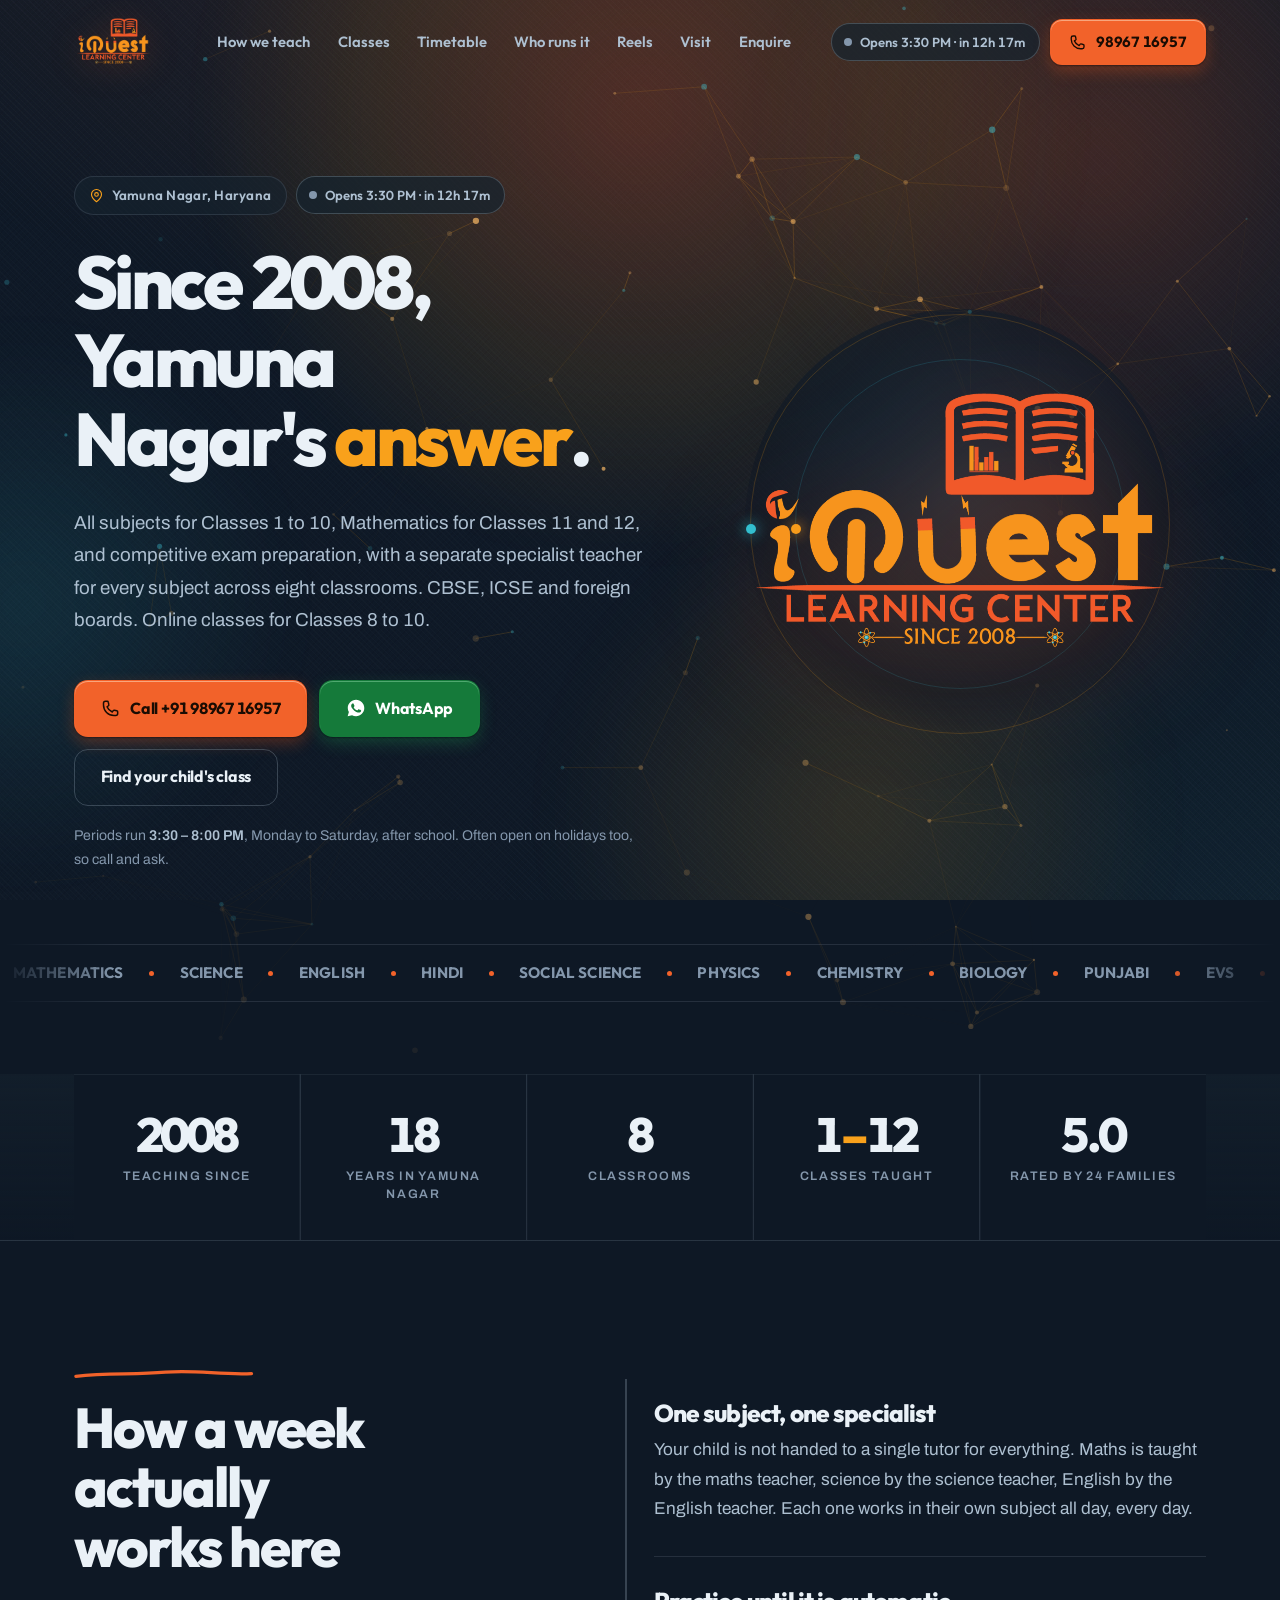
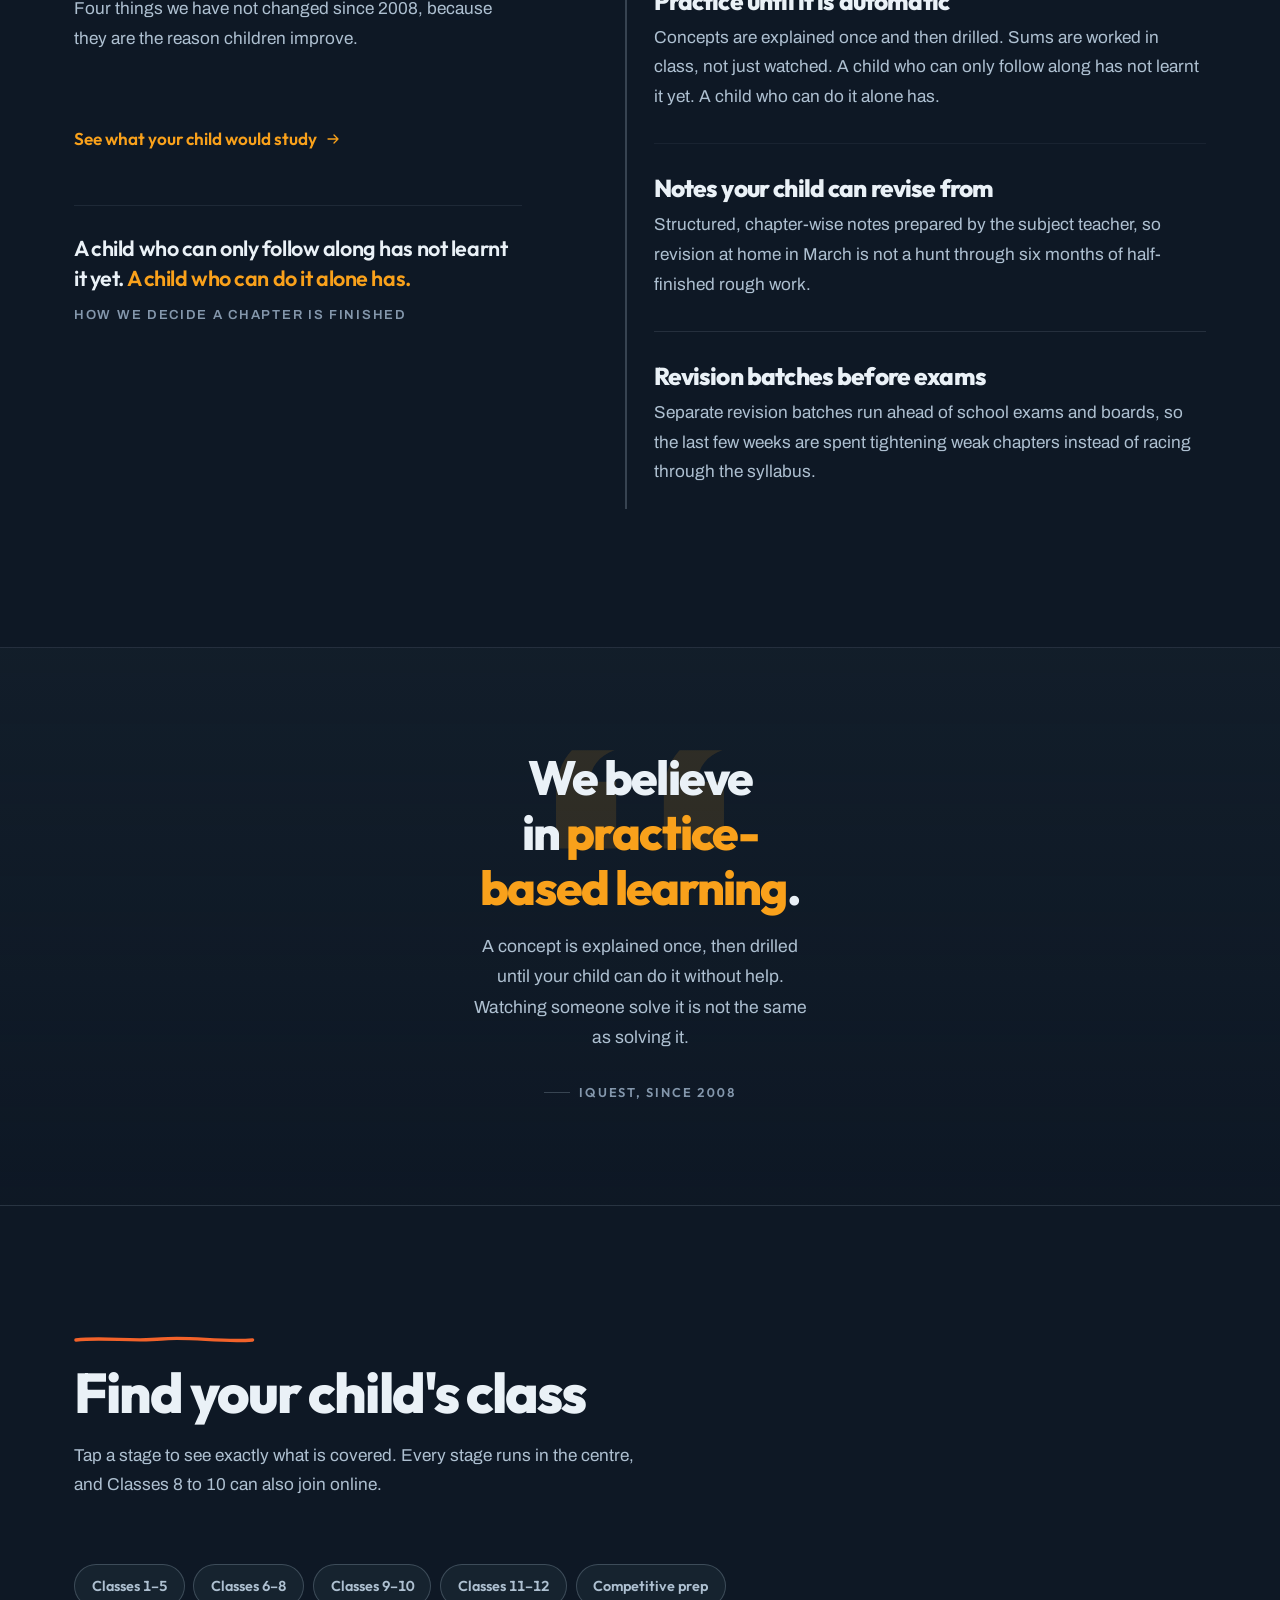
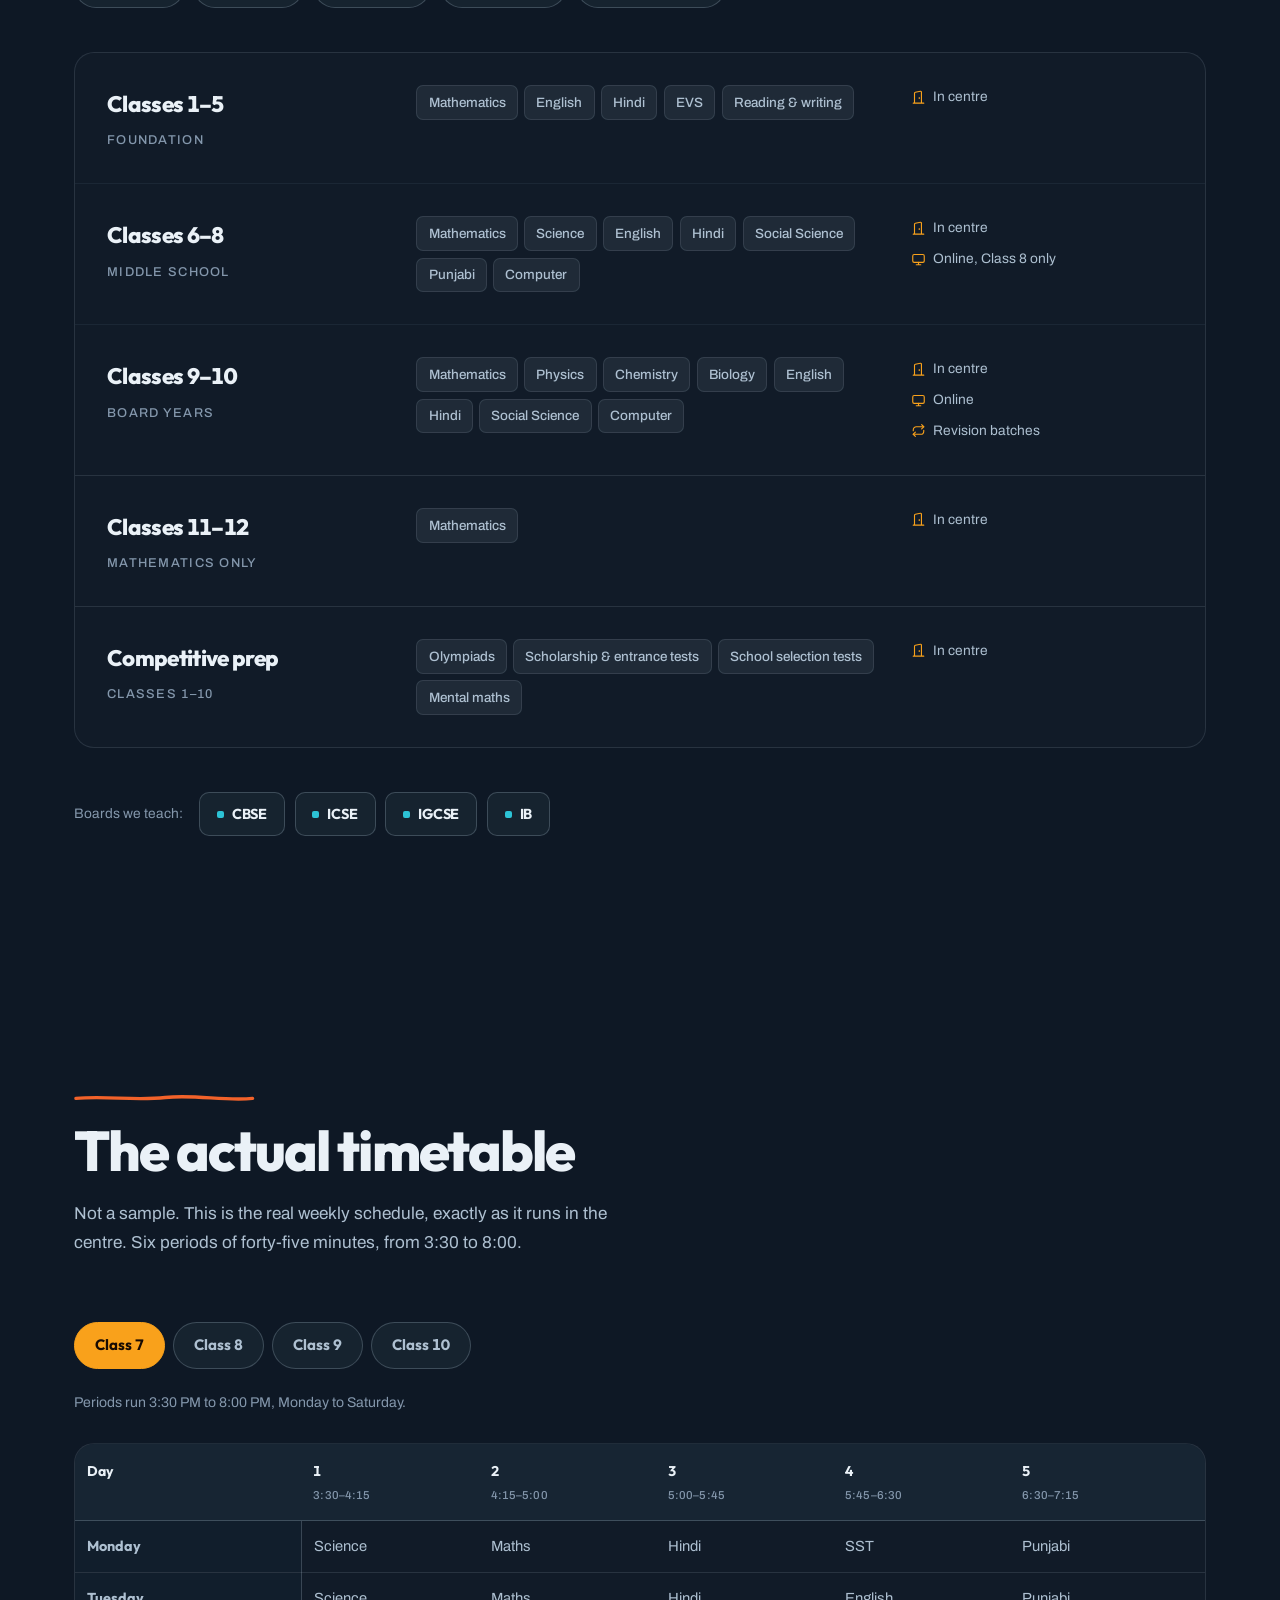
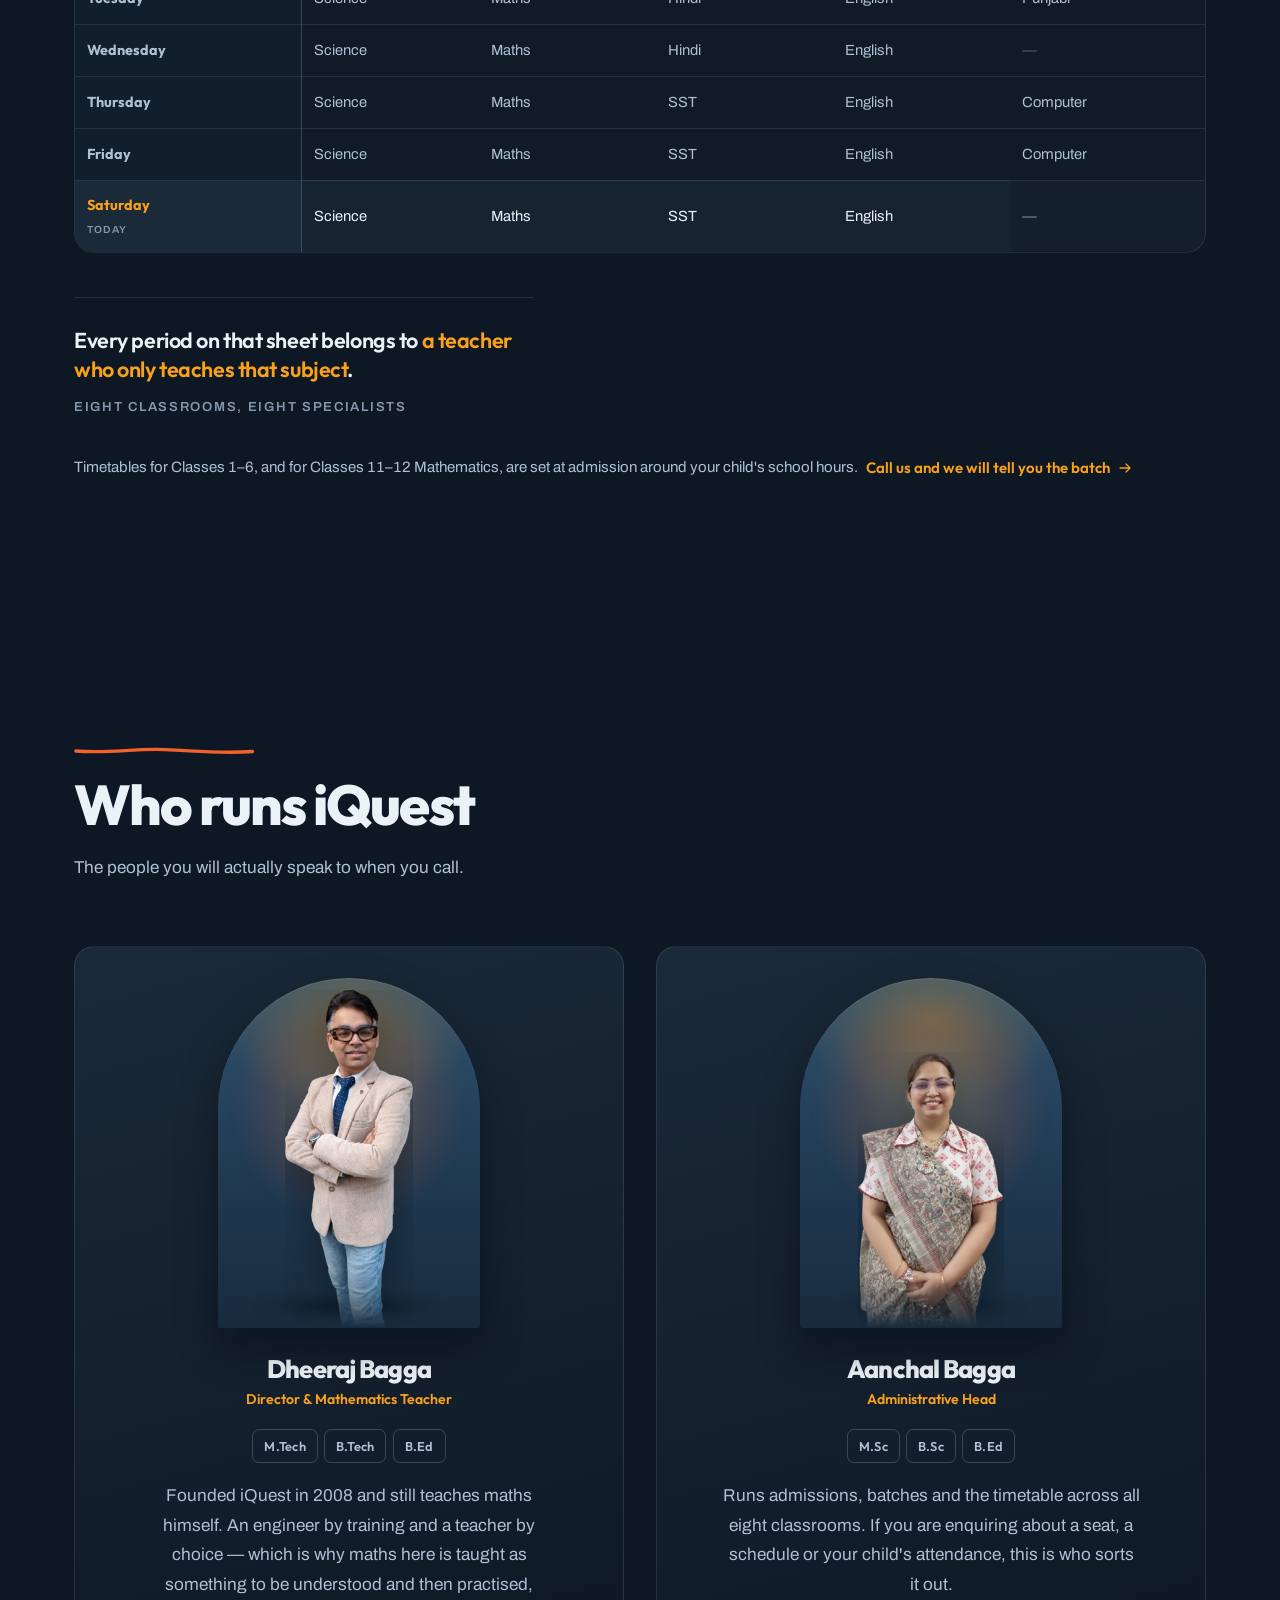
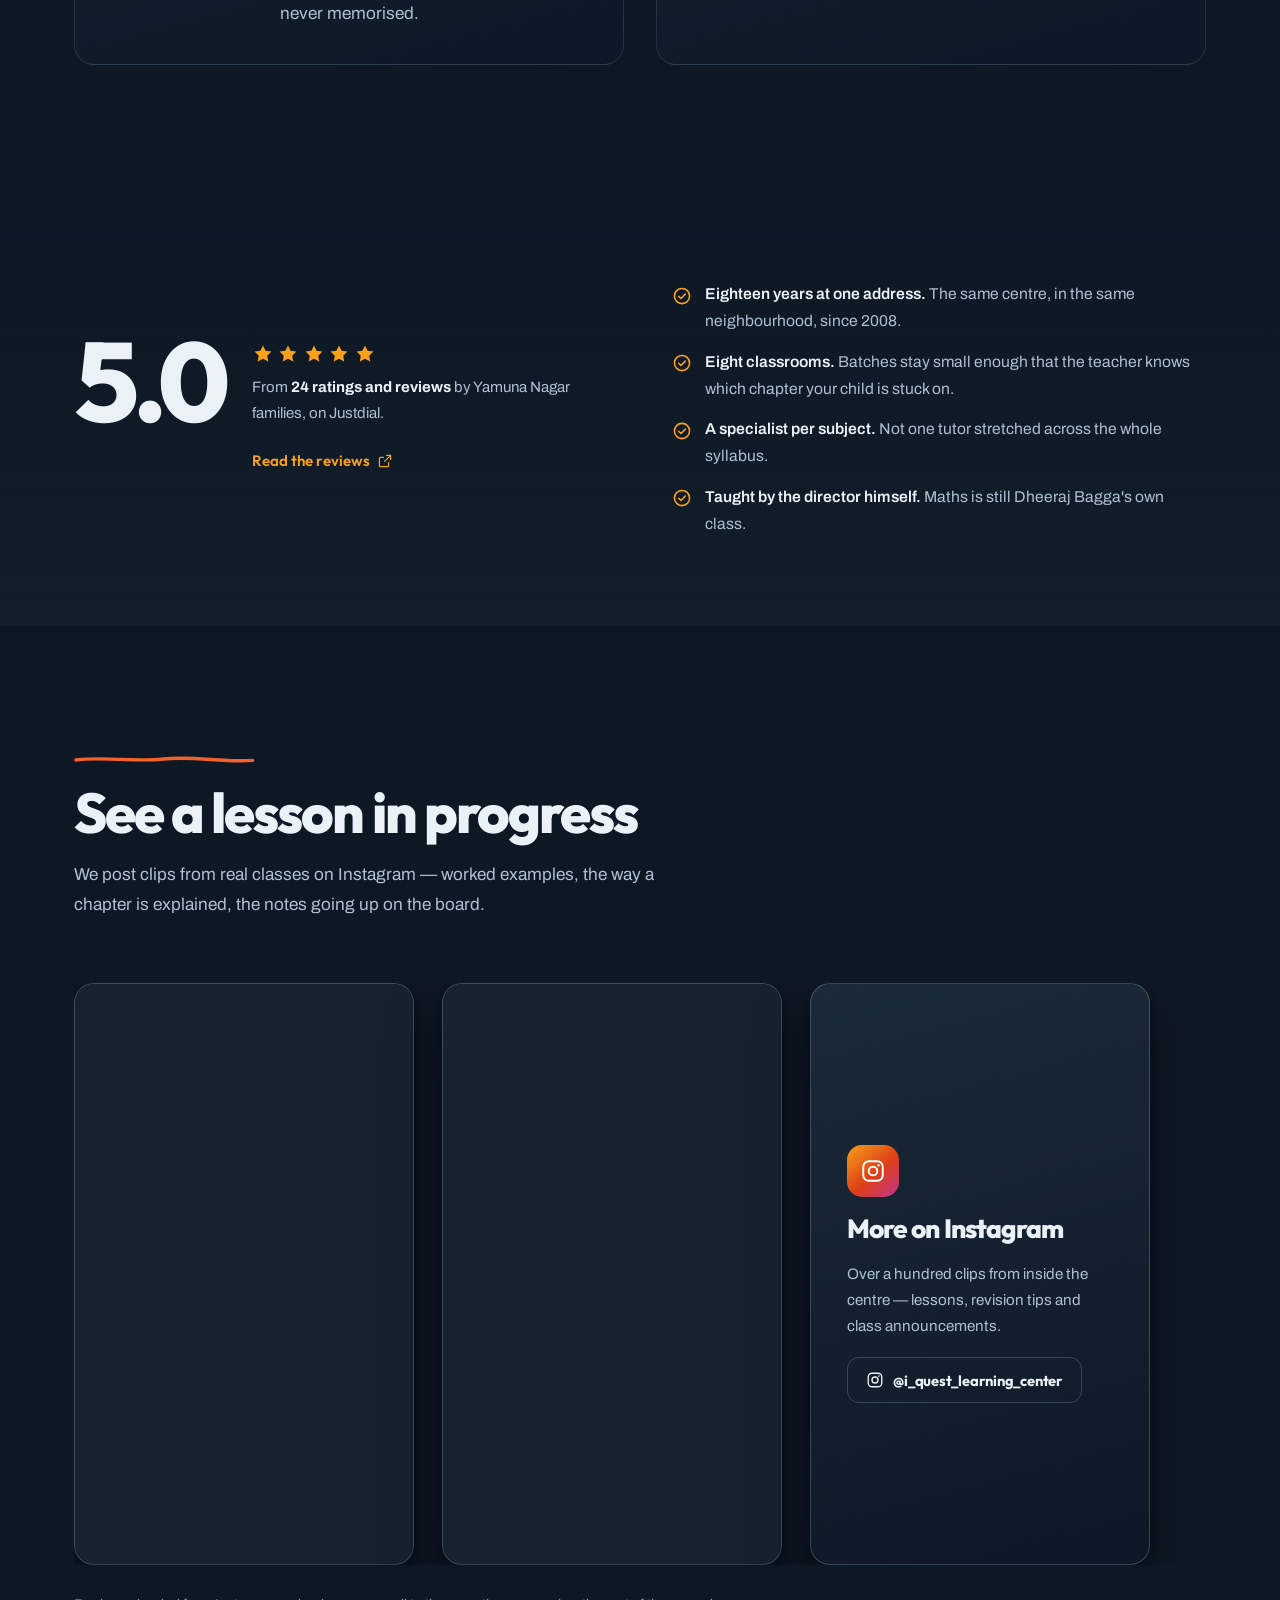
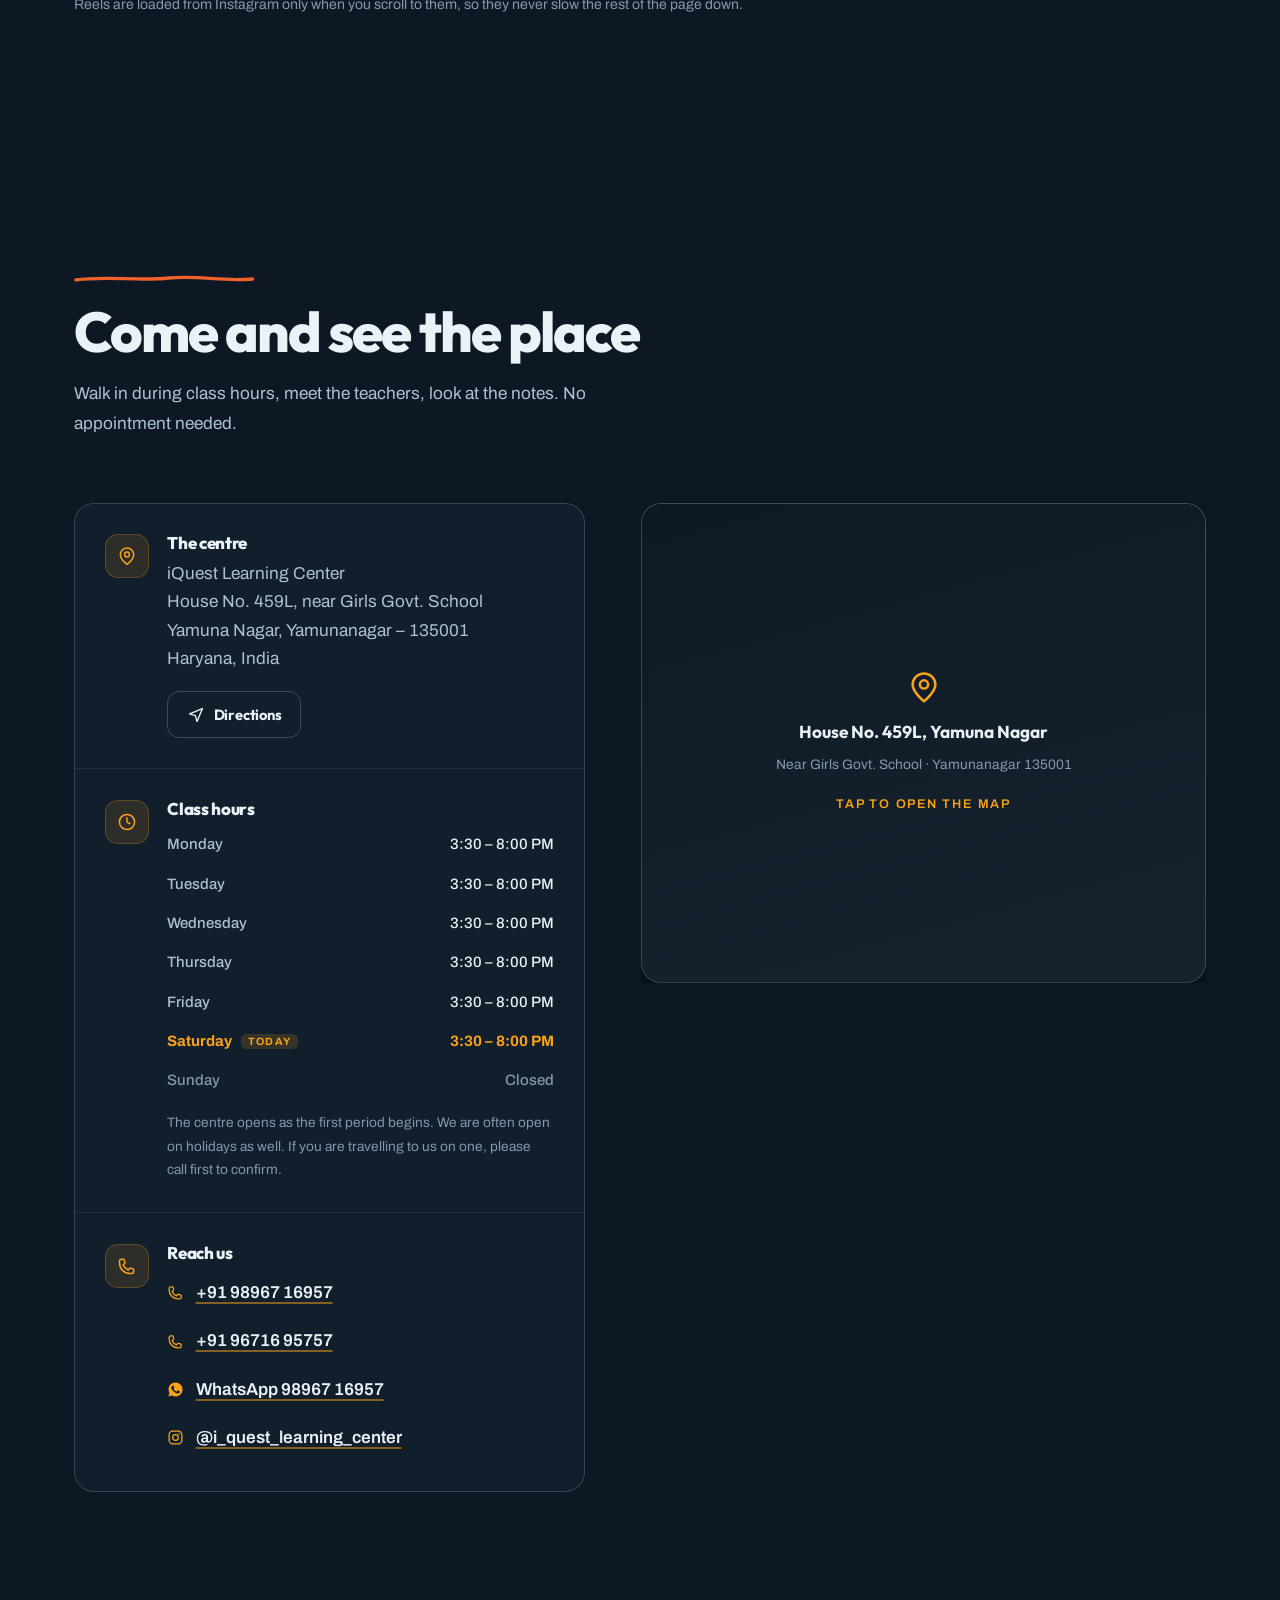
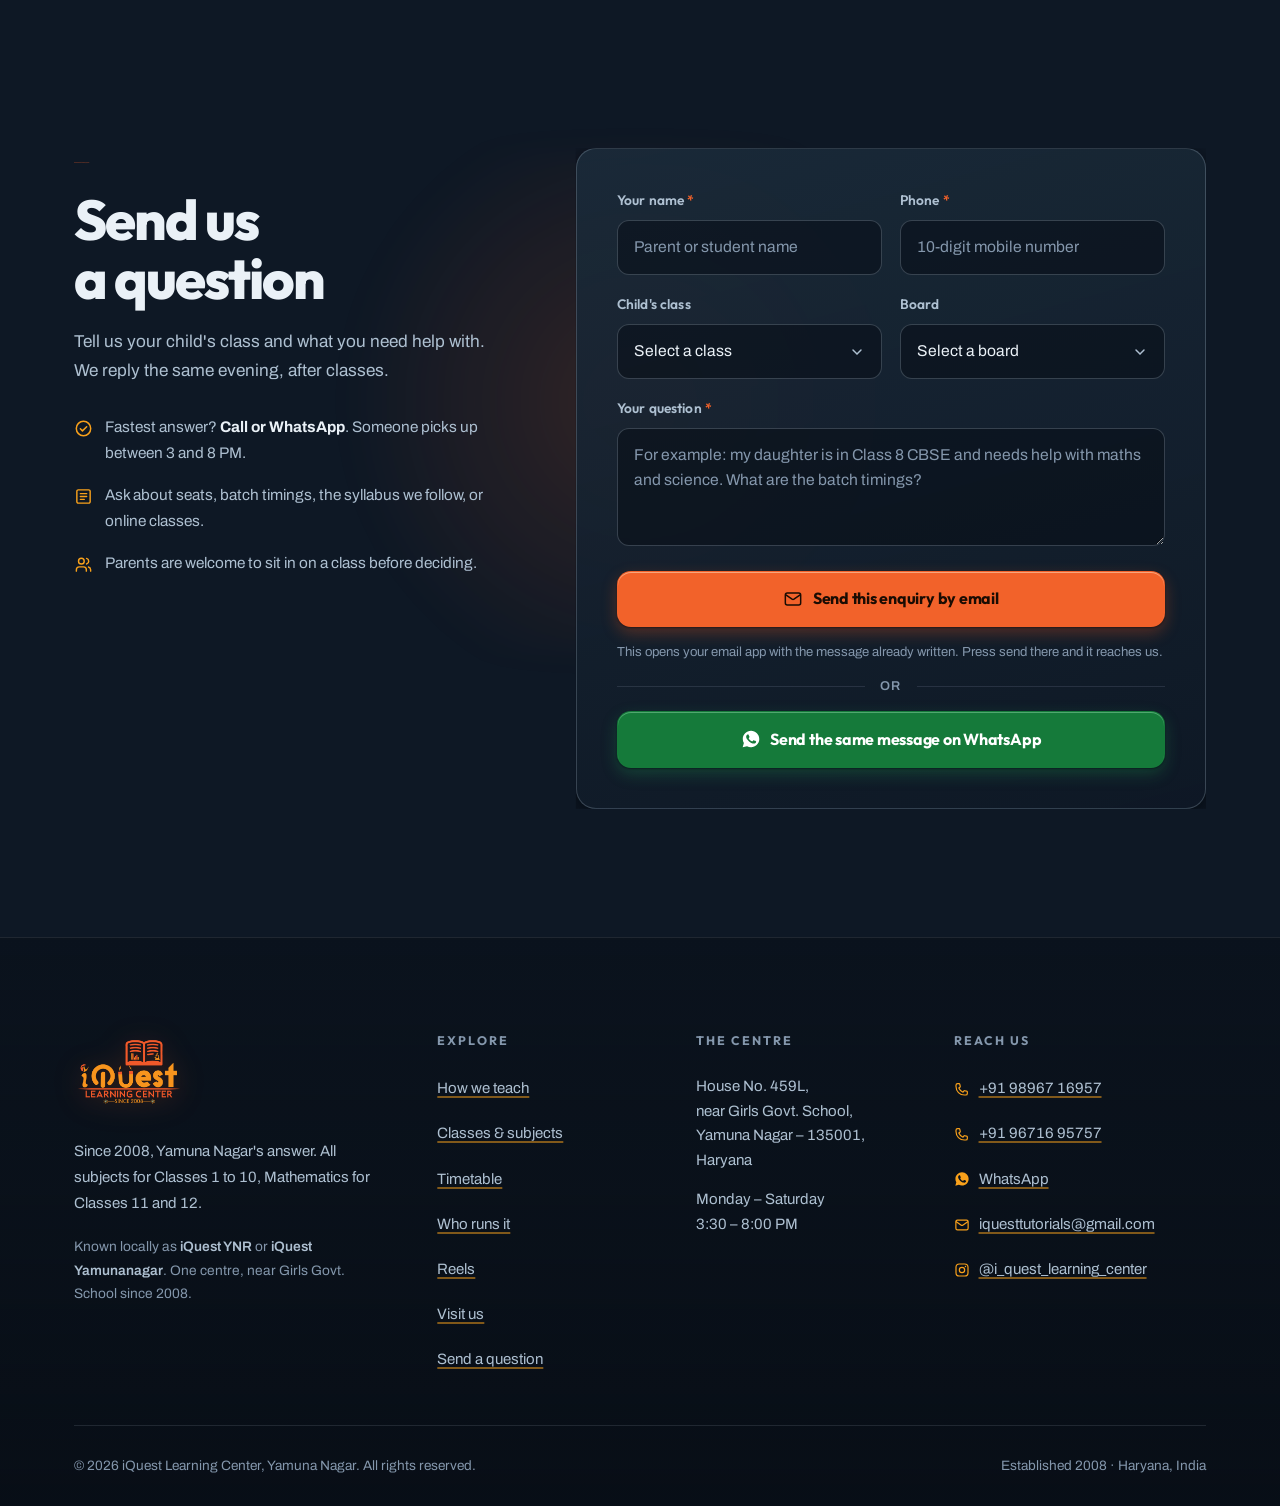
<file: index.html>
<!DOCTYPE html>
<html lang="en-IN">
<head>
<meta charset="utf-8">
<script>document.documentElement.classList.add("js")</script>
<meta name="viewport" content="width=device-width, initial-scale=1">

<!-- Google Search Console ownership verification. Leave this in place —
     removing it un-verifies the property. -->
<meta name="google-site-verification" content="sAQEnvLFSCDniowfCch7_Joj4E4LsauiOjYSuABlCH4">
<meta name="google-site-verification" content="_of6KXGXAMa30SX52OBEiTm_K-40d9jp-tybgsOGpIU">
<title>iQuest Learning Center Yamuna Nagar — Tuition, Classes 1–12</title>
<meta name="description" content="iQuest Learning Center (iQuest YNR), Yamunanagar. All subjects for Classes 1–10, Mathematics for 11–12. CBSE, ICSE, IGCSE, IB. Open Mon–Sat 3:30–8 PM. Call 98967 16957.">
<meta name="theme-color" content="#0E1825">
<meta name="format-detection" content="telephone=yes">
<meta name="author" content="iQuest Learning Center">
<meta name="geo.region" content="IN-HR">
<meta name="geo.placename" content="Yamuna Nagar, Haryana">

<!-- Canonical. If you connect a custom domain later, change this and the og:url
     and og:image below, and the URL in sitemap.xml and robots.txt, to match. -->
<link rel="canonical" href="https://iquest1.vercel.app/">

<link rel="icon" href="assets/img/logo.png">
<link rel="apple-touch-icon" href="assets/img/logo.png">

<meta property="og:type" content="website">
<meta property="og:site_name" content="iQuest Learning Center">
<meta property="og:title" content="iQuest Learning Center, Yamuna Nagar — Tuition for Classes 1–12">
<meta property="og:description" content="All subjects for Classes 1–10 and Mathematics for Classes 11–12, with a separate specialist teacher for every subject. Open Mon–Sat, 3:30–8 PM.">
<meta property="og:locale" content="en_IN">
<meta property="og:url" content="https://iquest1.vercel.app/">
<meta property="og:image" content="https://iquest1.vercel.app/assets/img/og.jpg">
<meta property="og:image:width" content="1200">
<meta property="og:image:height" content="630">
<meta property="og:image:alt" content="iQuest Learning Center — tuition for Classes 1 to 12 in Yamuna Nagar, Haryana">

<meta name="twitter:card" content="summary_large_image">
<meta name="twitter:title" content="iQuest Learning Center, Yamuna Nagar — Tuition for Classes 1–12">
<meta name="twitter:description" content="All subjects for Classes 1–10 and Mathematics for Classes 11–12, with a separate specialist teacher for every subject. Open Mon–Sat, 3:30–8 PM.">
<meta name="twitter:image" content="https://iquest1.vercel.app/assets/img/og.jpg">

<link rel="preconnect" href="https://fonts.googleapis.com">
<link rel="preconnect" href="https://fonts.gstatic.com" crossorigin>
<link rel="stylesheet" href="https://fonts.googleapis.com/css2?family=Archivo:wght@400;500;600;700&family=Outfit:wght@500;600;700;800;900&display=swap">
<!-- Bump ?v= whenever you edit the CSS or JS. It gives the file a new URL, so
     browsers and the CDN fetch it immediately instead of serving a cached copy. -->
<link rel="stylesheet" href="assets/css/style.css?v=9">

<script type="application/ld+json">
{
  "@context":"https://schema.org",
  "@graph":[
    {
      "@type":["EducationalOrganization","LocalBusiness"],
      "@id":"https://iquest1.vercel.app/#org",
      "name":"iQuest Learning Center",
      "alternateName":[
        "iQuest YNR",
        "iQuest Yamunanagar",
        "iQuest Yamuna Nagar",
        "iQuest Learning Center Yamuna Nagar",
        "iQuest Learning Centre",
        "I Quest Learning Center",
        "iQuest Tuition Yamuna Nagar",
        "iQuest Coaching Yamuna Nagar"
      ],
      "slogan":"Since 2008, Yamuna Nagar's answer.",
      "description":"Tuition centre in Yamuna Nagar. All subjects and competitive exam preparation for Classes 1 to 10, and Mathematics for Classes 11 and 12, with a separate specialist teacher for every subject across 8 classrooms. CBSE, ICSE and foreign boards. Online classes for Classes 8 to 10.",
      "url":"https://iquest1.vercel.app/",
      "logo":"https://iquest1.vercel.app/assets/img/logo.png",
      "image":"https://iquest1.vercel.app/assets/img/og.jpg",
      "foundingDate":"2008",
      "telephone":"+91-98967-16957",
      "email":"iquesttutorials@gmail.com",
      "address":{
        "@type":"PostalAddress",
        "streetAddress":"House No. 459L, near Girls Govt. School",
        "addressLocality":"Yamuna Nagar",
        "addressRegion":"Haryana",
        "postalCode":"135001",
        "addressCountry":"IN"
      },
      "hasMap":"https://www.google.com/maps?q=iQuest+Learning+Center%2C+459L%2C+near+Girls+Govt+School%2C+Yamuna+Nagar%2C+Yamunanagar%2C+Haryana+135001",
      "areaServed":[
        {"@type":"City","name":"Yamuna Nagar"},
        {"@type":"City","name":"Jagadhri"},
        {"@type":"State","name":"Haryana"}
      ],
      "knowsLanguage":["en","hi","pa"],
      "aggregateRating":{"@type":"AggregateRating","ratingValue":"5","reviewCount":"24","bestRating":"5"},
      "openingHoursSpecification":[{
        "@type":"OpeningHoursSpecification",
        "dayOfWeek":["Monday","Tuesday","Wednesday","Thursday","Friday","Saturday"],
        "opens":"15:30","closes":"20:00"
      }],
      "founder":[
        {"@type":"Person","name":"Dheeraj Bagga","jobTitle":"Director and Mathematics Teacher","image":"https://iquest1.vercel.app/assets/img/dheeraj-bagga.png"},
        {"@type":"Person","name":"Aanchal Bagga","jobTitle":"Administrative Head","image":"https://iquest1.vercel.app/assets/img/aanchal-bagga.png"}
      ],
      "sameAs":[
        "https://www.instagram.com/i_quest_learning_center/",
        "https://www.justdial.com/Yamunanagar/I-Quest-Learning-Center-Near-Girls-Govt-School-Yamuna-Nagar/9999P1732-1732-230316153001-I3Z6_BZDET"
      ]
    },
    {
      "@type":"WebSite",
      "@id":"https://iquest1.vercel.app/#website",
      "url":"https://iquest1.vercel.app/",
      "name":"iQuest Learning Center",
      "inLanguage":"en-IN",
      "publisher":{"@id":"https://iquest1.vercel.app/#org"}
    },
    {
      "@type":"FAQPage",
      "@id":"https://iquest1.vercel.app/#faq",
      "mainEntity":[
        {"@type":"Question","name":"Which classes does iQuest Learning Center teach?",
         "acceptedAnswer":{"@type":"Answer","text":"All subjects for Classes 1 to 10, plus competitive exam preparation for Classes 1 to 10, and Mathematics for Classes 11 and 12."}},
        {"@type":"Question","name":"Which boards do you follow?",
         "acceptedAnswer":{"@type":"Answer","text":"CBSE, ICSE and foreign boards including IGCSE and IB."}},
        {"@type":"Question","name":"What are the class timings?",
         "acceptedAnswer":{"@type":"Answer","text":"Periods run from 3:30 PM to 8:00 PM, Monday to Saturday, after school hours. The centre is often open on holidays as well."}},
        {"@type":"Question","name":"Do you offer online classes?",
         "acceptedAnswer":{"@type":"Answer","text":"Yes, online classes are available for Classes 8 to 10. Every stage is also taught in the centre."}},
        {"@type":"Question","name":"Where is iQuest Learning Center located?",
         "acceptedAnswer":{"@type":"Answer","text":"House No. 459L, near Girls Government School, Yamuna Nagar, Yamunanagar 135001, Haryana."}},
        {"@type":"Question","name":"Is iQuest YNR the same as iQuest Learning Center?",
         "acceptedAnswer":{"@type":"Answer","text":"Yes. iQuest Learning Center is often called iQuest YNR, iQuest Yamunanagar or simply iQuest locally. There is one centre, at House No. 459L near Girls Government School, Yamuna Nagar 135001, running since 2008."}},
        {"@type":"Question","name":"Who teaches at iQuest Learning Center?",
         "acceptedAnswer":{"@type":"Answer","text":"There is a separate specialist teacher for every subject, across eight classrooms. The centre was founded in 2008 by Dheeraj Bagga, who holds an M.Tech, B.Tech and B.Ed and still teaches mathematics himself."}}
      ]
    }
  ]
}
</script>
</head>
<body>

<!--
  DIRECTION — iQuest Learning Center, Yamuna Nagar
  WORLD: deep enamel navy taken from the brand's own presentation board, amber→ember
    from the logo, teal from its atoms. Woven ground, chalk-dust grain, no white.
  FIRST VIEWPORT: the tagline, the live IST status, and the real logo lit inside
    orbiting rings — with Call and WhatsApp reachable before a single scroll.
  PATH: tagline → numbers → how we teach → find your child's class → who runs it →
    5.0 from 24 families → address and hours → enquiry.
  SIGNATURE: magnetic attraction. Particles chase the pointer, buttons lean toward it,
    sections are pulled into place. One physical law across the whole page.
  LAW: only Call and WhatsApp may glow. Nothing else on the page burns.
  RISK: motion-heavy on low-end Android — particles are capped, paused offscreen,
    and fully disabled under prefers-reduced-motion.
-->

<!-- Boot screen. Only rendered when JS is present, and dismissed by a CSS
     animation on a timer, so a failed script can never leave it covering the page. -->
<div class="boot" id="boot" aria-hidden="true">
  <div class="boot__in">
    <span class="boot__halo"></span>
    <span class="boot__ring"></span>
    <span class="boot__ring boot__ring--b"></span>
    <img class="boot__logo" src="assets/img/logo.png" alt="" width="842" height="595" fetchpriority="high">
    <span class="boot__bar"><i></i></span>
    <span class="boot__word">Since 2008</span>
  </div>
</div>

<a class="skip" href="#main">Skip to content</a>
<div class="prog" id="prog" aria-hidden="true"></div>

<!-- ══════════ ICON SPRITE ══════════ -->
<svg width="0" height="0" style="position:absolute" aria-hidden="true" focusable="false">
  <defs>
    <symbol viewBox="0 0 24 24" id="i-phone" fill="none" stroke="currentColor" stroke-width="1.8" stroke-linecap="round" stroke-linejoin="round">
      <path d="M15.6 21c-7 0-12.6-5.6-12.6-12.6V6.4A2.4 2.4 0 0 1 5.4 4h2.1c.6 0 1.1.4 1.2 1l.7 3a1.2 1.2 0 0 1-.5 1.3L7.2 10.5a12 12 0 0 0 6.3 6.3l1.2-1.7c.3-.4.8-.6 1.3-.5l3 .7c.6.1 1 .6 1 1.2v2.1c0 1.3-1.1 2.4-2.4 2.4z"/>
    </symbol>
    <symbol viewBox="0 0 24 24" id="i-wa"><path fill="currentColor" d="M12.04 2C6.58 2 2.13 6.45 2.13 11.91c0 1.75.46 3.45 1.32 4.95L2 22l5.25-1.38a9.86 9.86 0 0 0 4.79 1.22h.01c5.46 0 9.9-4.45 9.9-9.91S17.5 2 12.04 2m5.8 14.16c-.24.68-1.4 1.3-1.96 1.35-.5.05-1.14.07-1.83-.11a16.7 16.7 0 0 1-1.66-.62c-2.92-1.26-4.83-4.2-4.98-4.4-.14-.2-1.19-1.58-1.19-3.02s.75-2.14 1.02-2.44c.27-.29.58-.36.78-.36h.56c.18 0 .42-.07.66.5.24.59.83 2.03.9 2.18.08.14.13.31.03.5-.1.2-.15.32-.29.49-.15.17-.31.38-.44.51-.15.15-.3.31-.13.6.17.3.76 1.25 1.63 2.02 1.12.99 2.06 1.3 2.35 1.45.3.14.47.12.64-.08.17-.19.74-.86.94-1.16.2-.29.39-.24.66-.14.27.09 1.71.8 2 .95.3.15.5.22.57.34.07.12.07.7-.17 1.38"/></symbol>
    <symbol viewBox="0 0 24 24" id="i-mail" fill="none" stroke="currentColor" stroke-width="1.8" stroke-linecap="round" stroke-linejoin="round">
      <rect x="2.8" y="4.8" width="18.4" height="14.4" rx="2.4"/><path d="m3.4 7 7.5 5.2a2 2 0 0 0 2.2 0L20.6 7"/>
    </symbol>
    <symbol viewBox="0 0 24 24" id="i-pin" fill="none" stroke="currentColor" stroke-width="1.8" stroke-linecap="round" stroke-linejoin="round">
      <path d="M20 10.4c0 5.4-8 11.6-8 11.6s-8-6.2-8-11.6a8 8 0 1 1 16 0Z"/><circle cx="12" cy="10.2" r="2.9"/>
    </symbol>
    <symbol viewBox="0 0 24 24" id="i-clock" fill="none" stroke="currentColor" stroke-width="1.8" stroke-linecap="round" stroke-linejoin="round">
      <circle cx="12" cy="12" r="9.1"/><path d="M12 6.9V12l3.4 2"/>
    </symbol>
    <symbol viewBox="0 0 24 24" id="i-insta" fill="none" stroke="currentColor" stroke-width="1.8" stroke-linecap="round" stroke-linejoin="round">
      <rect x="3" y="3" width="18" height="18" rx="5"/><circle cx="12" cy="12" r="4"/><circle cx="17.2" cy="6.8" r="1.1" fill="currentColor" stroke="none"/>
    </symbol>
    <symbol viewBox="0 0 24 24" id="i-arrow" fill="none" stroke="currentColor" stroke-width="1.9" stroke-linecap="round" stroke-linejoin="round">
      <path d="M4.5 12h15m-6-6 6 6-6 6"/>
    </symbol>
    <symbol viewBox="0 0 24 24" id="i-check" fill="none" stroke="currentColor" stroke-width="1.9" stroke-linecap="round" stroke-linejoin="round">
      <circle cx="12" cy="12" r="9.1"/><path d="m8 12.3 2.7 2.7L16 9.7"/>
    </symbol>
    <symbol viewBox="0 0 24 24" id="i-star"><path fill="currentColor" d="m12 2.6 2.85 5.78 6.38.93-4.62 4.5 1.1 6.35L12 17.16l-5.71 3 1.09-6.35-4.62-4.5 6.38-.93Z"/></symbol>
    <symbol viewBox="0 0 24 24" id="i-screen" fill="none" stroke="currentColor" stroke-width="1.8" stroke-linecap="round" stroke-linejoin="round">
      <rect x="2.8" y="4" width="18.4" height="12.6" rx="2.2"/><path d="M8.4 20.4h7.2M12 16.6v3.8"/>
    </symbol>
    <symbol viewBox="0 0 24 24" id="i-door" fill="none" stroke="currentColor" stroke-width="1.8" stroke-linecap="round" stroke-linejoin="round">
      <path d="M3.6 21h16.8M5.6 21V5.4a1.8 1.8 0 0 1 1.4-1.76l8-1.6a1.4 1.4 0 0 1 1.7 1.37V21"/><path d="M13.2 12.2v1.2"/>
    </symbol>
    <symbol viewBox="0 0 24 24" id="i-users" fill="none" stroke="currentColor" stroke-width="1.8" stroke-linecap="round" stroke-linejoin="round">
      <path d="M15.6 20.4v-1.8a3.6 3.6 0 0 0-3.6-3.6H6.6A3.6 3.6 0 0 0 3 18.6v1.8"/><circle cx="9.3" cy="7.8" r="3.6"/>
      <path d="M21 20.4v-1.8a3.6 3.6 0 0 0-2.7-3.48M15.9 4.32a3.6 3.6 0 0 1 0 6.97"/>
    </symbol>
    <symbol viewBox="0 0 24 24" id="i-nav" fill="none" stroke="currentColor" stroke-width="1.8" stroke-linecap="round" stroke-linejoin="round">
      <path d="m3.4 10.6 17.2-7.2-7.2 17.2-2.2-7.8z"/>
    </symbol>
    <symbol viewBox="0 0 24 24" id="i-note" fill="none" stroke="currentColor" stroke-width="1.8" stroke-linecap="round" stroke-linejoin="round">
      <path d="M5.4 3.6h13.2a1.8 1.8 0 0 1 1.8 1.8v13.2a1.8 1.8 0 0 1-1.8 1.8H5.4a1.8 1.8 0 0 1-1.8-1.8V5.4a1.8 1.8 0 0 1 1.8-1.8Z"/>
      <path d="M8 8.4h8M8 12h8M8 15.6h5"/>
    </symbol>
    <symbol viewBox="0 0 24 24" id="i-repeat" fill="none" stroke="currentColor" stroke-width="1.8" stroke-linecap="round" stroke-linejoin="round">
      <path d="M17 2.6 20.4 6 17 9.4"/><path d="M3.6 12.4V11a5 5 0 0 1 5-5h11.8"/>
      <path d="M7 21.4 3.6 18 7 14.6"/><path d="M20.4 11.6V13a5 5 0 0 1-5 5H3.6"/>
    </symbol>
    <symbol viewBox="0 0 24 24" id="i-ext" fill="none" stroke="currentColor" stroke-width="1.8" stroke-linecap="round" stroke-linejoin="round">
      <path d="M14.4 3.6h6v6M20.4 3.6l-9 9"/><path d="M17.4 14.4v4.2a1.8 1.8 0 0 1-1.8 1.8H5.4a1.8 1.8 0 0 1-1.8-1.8V8.4a1.8 1.8 0 0 1 1.8-1.8h4.2"/>
    </symbol>
  </defs>
</svg>

<div id="app">

<div class="aurora" aria-hidden="true"><span></span><span></span><span></span></div>

<!-- ══════════ HEADER ══════════ -->
<header class="top" id="top">
  <div class="wrap top__in">
    <a class="brand" href="#top" aria-label="iQuest Learning Center — home">
      <img class="brand__mark" src="assets/img/logo.png" alt="iQuest Learning Center, Yamuna Nagar — tuition since 2008" width="842" height="595">
    </a>

    <nav class="nav" aria-label="Primary">
      <a href="#method">How we teach</a>
      <a href="#programmes">Classes</a>
      <a href="#timetable">Timetable</a>
      <a href="#faculty">Who runs it</a>
      <a href="#reels">Reels</a>
      <a href="#visit">Visit</a>
      <a href="#enquire">Enquire</a>
    </nav>

    <div class="top__cta">
      <span class="status" id="statusTop" aria-live="polite">
        <span class="status__dot"></span><span class="status__txt">Checking hours…</span>
      </span>
      <a class="btn btn--call btn--sm" href="tel:+919896716957">
        <span class="btn__sheen"></span>
        <svg><use href="#i-phone"/></svg><span>98967 16957</span>
      </a>
      <button class="burger" id="burger" type="button" aria-expanded="false" aria-controls="drawer" aria-label="Open menu">
        <span></span><span></span><span></span>
      </button>
    </div>
  </div>
</header>

<nav class="drawer" id="drawer" aria-label="Mobile">
  <a href="#method">How we teach</a>
  <a href="#programmes">Classes</a>
  <a href="#timetable">Timetable</a>
  <a href="#faculty">Who runs it</a>
  <a href="#reels">Reels</a>
  <a href="#visit">Visit</a>
  <a href="#enquire">Enquire</a>
  <div class="drawer__foot">
    <a class="btn btn--call btn--wide" href="tel:+919896716957"><span class="btn__sheen"></span><svg><use href="#i-phone"/></svg>Call +91 98967 16957</a>
    <a class="btn btn--wa btn--wide" href="https://wa.me/919896716957" target="_blank" rel="noopener"><svg><use href="#i-wa"/></svg>WhatsApp us</a>
  </div>
</nav>

<main id="main">

<!-- ══════════ HERO ══════════ -->
<section class="hero" id="hero">
  <div class="hero__glow" aria-hidden="true"></div>
  <div class="hero__field" aria-hidden="true"><canvas id="field"></canvas></div>

  <div class="wrap hero__in">
    <div class="hero__copy">
      <div class="hero__meta" data-hero="1">
        <span class="hero__place"><svg><use href="#i-pin"/></svg> Yamuna Nagar, Haryana</span>
        <span class="status" id="statusHero" aria-live="polite">
          <span class="status__dot"></span><span class="status__txt">Checking hours…</span>
        </span>
      </div>

      <h1 class="pull-words">Since 2008, Yamuna Nagar's <em>answer</em>.</h1>

      <p class="hero__lede" data-hero="3">
        All subjects for Classes 1 to 10, Mathematics for Classes 11 and 12, and competitive
        exam preparation, with a separate specialist teacher for every subject across eight classrooms.
        CBSE, ICSE and foreign boards. Online classes for Classes 8 to 10.
      </p>

      <div class="hero__acts" data-hero="4">
        <a class="btn btn--call" href="tel:+919896716957">
          <span class="btn__sheen"></span>
          <svg><use href="#i-phone"/></svg>Call +91 98967 16957
        </a>
        <a class="btn btn--wa" href="https://wa.me/919896716957?text=Hello%20iQuest%20Learning%20Center%2C%20I%27d%20like%20to%20ask%20about%20tuition%20classes." target="_blank" rel="noopener">
          <svg><use href="#i-wa"/></svg>WhatsApp
        </a>
        <a class="btn btn--ghost" href="#programmes">Find your child's class</a>
      </div>

      <p class="hero__note" data-hero="5">
        Periods run <b>3:30 – 8:00 PM</b>, Monday to Saturday, after school. Often open on holidays too, so call and ask.
      </p>
    </div>

    <div class="hero__mark" data-hero="4">
      <span class="hero__disc" aria-hidden="true"></span>
      <span class="hero__ring hero__ring--a" aria-hidden="true"></span>
      <span class="hero__ring hero__ring--b" aria-hidden="true"></span>
      <img class="mark" src="assets/img/logo.png" alt="" width="842" height="595" fetchpriority="high">
    </div>
  </div>

  <div class="ticker" aria-hidden="true">
    <div class="ticker__row" id="tickerRow">
      <span>Mathematics</span><span>Science</span><span>English</span><span>Hindi</span><span>Social Science</span>
      <span>Physics</span><span>Chemistry</span><span>Biology</span><span>Punjabi</span><span>EVS</span>
      <span>Computer</span><span>Competitive Prep</span>
    </div>
  </div>
</section>

<!-- ══════════ NUMBERS ══════════ -->
<section class="band" aria-label="iQuest at a glance">
  <div class="wrap">
    <div class="band__grid">
      <div class="band__cell" data-anim="snap"><span class="band__n" data-count="2008" data-plain>2008</span><span class="band__l">Teaching since</span></div>
      <div class="band__cell" data-anim="snap" style="--d:70ms"><span class="band__n" data-count="18">18</span><span class="band__l">Years in Yamuna Nagar</span></div>
      <div class="band__cell" data-anim="snap" style="--d:140ms"><span class="band__n" data-count="8">8</span><span class="band__l">Classrooms</span></div>
      <div class="band__cell" data-anim="snap" style="--d:210ms"><span class="band__n"><span data-count="1">1</span><span class="u">–</span><span data-count="12">12</span></span><span class="band__l">Classes taught</span></div>
      <div class="band__cell" data-anim="snap" style="--d:280ms"><span class="band__n" data-count="5.0" data-dec="1">5.0</span><span class="band__l">Rated by 24 families</span></div>
    </div>
  </div>
</section>

<!-- ══════════ METHOD ══════════ -->
<section class="section method" id="method">
  <div class="wrap method__grid">
    <div class="method__aside">
      <div class="sec-head" data-anim="pull">
        <svg class="rule" viewBox="0 0 240 11" aria-hidden="true"><path d="M2 7.5c34-4 62-1.5 96-4.5 32-2.8 60 3.2 92 1.5"/></svg>
        <h2>How a week actually works here</h2>
        <p>Four things we have not changed since 2008, because they are the reason children improve.</p>
      </div>
      <a class="linkish" href="#programmes">See what your child would study <svg><use href="#i-arrow"/></svg></a>

      <blockquote class="pullquote" data-anim="pull">
        <p>A child who can only follow along has not learnt it yet. <em>A child who can do it alone has.</em></p>
        <cite>How we decide a chapter is finished</cite>
      </blockquote>
    </div>

    <div class="steps" id="steps">
      <span class="steps__fill" id="stepsFill" aria-hidden="true"></span>

      <article class="step" data-anim="pull-x">
        <span class="step__dot" aria-hidden="true"></span>
        <h3>One subject, one specialist</h3>
        <p>Your child is not handed to a single tutor for everything. Maths is taught by the maths teacher, science by the science teacher, English by the English teacher. Each one works in their own subject all day, every day.</p>
      </article>

      <article class="step" data-anim="pull-x" style="--d:80ms">
        <span class="step__dot" aria-hidden="true"></span>
        <h3>Practice until it is automatic</h3>
        <p>Concepts are explained once and then drilled. Sums are worked in class, not just watched. A child who can only follow along has not learnt it yet. A child who can do it alone has.</p>
      </article>

      <article class="step" data-anim="pull-x" style="--d:160ms">
        <span class="step__dot" aria-hidden="true"></span>
        <h3>Notes your child can revise from</h3>
        <p>Structured, chapter-wise notes prepared by the subject teacher, so revision at home in March is not a hunt through six months of half-finished rough work.</p>
      </article>

      <article class="step" data-anim="pull-x" style="--d:240ms">
        <span class="step__dot" aria-hidden="true"></span>
        <h3>Revision batches before exams</h3>
        <p>Separate revision batches run ahead of school exams and boards, so the last few weeks are spent tightening weak chapters instead of racing through the syllabus.</p>
      </article>
    </div>
  </div>
</section>

<!-- ══════════ CREED ══════════ -->
<section class="creed" aria-label="What we believe">
  <div class="wrap creed__in" data-anim="pull">
    <svg class="creed__quote" viewBox="0 0 120 84" aria-hidden="true">
      <path d="M0 84V46.2C0 20.7 13.4 4.1 40.2 0l4.6 12.6C31.4 16.9 24.6 24.8 24.3 36.3H43V84H0Zm77 0V46.2C77 20.7 90.4 4.1 117.2 0l4.6 12.6c-13.4 4.3-20.2 12.2-20.5 23.7H120V84H77Z"/>
    </svg>
    <p class="creed__line">We believe in <em>practice-based learning</em>.</p>
    <p class="creed__sub">A concept is explained once, then drilled until your child can do it without help. Watching someone solve it is not the same as solving it.</p>
    <span class="creed__by">iQuest, since 2008</span>
  </div>
</section>

<!-- ══════════ PROGRAMMES ══════════ -->
<section class="section programmes" id="programmes">
  <div class="wrap">
    <div class="sec-head" data-anim="pull">
      <svg class="rule" viewBox="0 0 240 11" aria-hidden="true"><path d="M2 6c30-3.4 58 2 90-1 30-2.8 62 3.6 96 1"/></svg>
      <h2>Find your child's class</h2>
      <p>Tap a stage to see exactly what is covered. Every stage runs in the centre, and Classes 8 to 10 can also join online.</p>
    </div>

    <div class="legend" id="legend" role="group" aria-label="Filter by class">
      <button class="chip" type="button" aria-pressed="false" data-stage="a">Classes 1–5</button>
      <button class="chip" type="button" aria-pressed="false" data-stage="b">Classes 6–8</button>
      <button class="chip" type="button" aria-pressed="false" data-stage="c">Classes 9–10</button>
      <button class="chip" type="button" aria-pressed="false" data-stage="e">Classes 11–12</button>
      <button class="chip" type="button" aria-pressed="false" data-stage="d">Competitive prep</button>
    </div>

    <div class="plan" id="plan">
      <div class="plan__row" data-stage="a" data-anim="pull">
        <div class="plan__stage">Classes 1–5<small>Foundation</small></div>
        <ul class="plan__subs"><li>Mathematics</li><li>English</li><li>Hindi</li><li>EVS</li><li>Reading &amp; writing</li></ul>
        <div class="plan__mode">
          <span><svg><use href="#i-door"/></svg> In centre</span>
        </div>
      </div>

      <div class="plan__row" data-stage="b" data-anim="pull" style="--d:70ms">
        <div class="plan__stage">Classes 6–8<small>Middle school</small></div>
        <ul class="plan__subs"><li>Mathematics</li><li>Science</li><li>English</li><li>Hindi</li><li>Social Science</li><li>Punjabi</li><li>Computer</li></ul>
        <div class="plan__mode">
          <span><svg><use href="#i-door"/></svg> In centre</span>
          <span><svg><use href="#i-screen"/></svg> Online, Class 8 only</span>
        </div>
      </div>

      <div class="plan__row" data-stage="c" data-anim="pull" style="--d:140ms">
        <div class="plan__stage">Classes 9–10<small>Board years</small></div>
        <ul class="plan__subs"><li>Mathematics</li><li>Physics</li><li>Chemistry</li><li>Biology</li><li>English</li><li>Hindi</li><li>Social Science</li><li>Computer</li></ul>
        <div class="plan__mode">
          <span><svg><use href="#i-door"/></svg> In centre</span>
          <span><svg><use href="#i-screen"/></svg> Online</span>
          <span><svg><use href="#i-repeat"/></svg> Revision batches</span>
        </div>
      </div>

      <div class="plan__row" data-stage="e" data-anim="pull" style="--d:210ms">
        <div class="plan__stage">Classes 11–12<small>Mathematics only</small></div>
        <ul class="plan__subs"><li>Mathematics</li></ul>
        <div class="plan__mode">
          <span><svg><use href="#i-door"/></svg> In centre</span>
        </div>
      </div>

      <div class="plan__row" data-stage="d" data-anim="pull" style="--d:280ms">
        <div class="plan__stage">Competitive prep<small>Classes 1–10</small></div>
        <ul class="plan__subs"><li>Olympiads</li><li>Scholarship &amp; entrance tests</li><li>School selection tests</li><li>Mental maths</li></ul>
        <div class="plan__mode">
          <span><svg><use href="#i-door"/></svg> In centre</span>
        </div>
      </div>
    </div>

    <div class="boards" data-anim="pull">
      <p>Boards we teach:</p>
      <span class="board-tag">CBSE</span>
      <span class="board-tag">ICSE</span>
      <span class="board-tag">IGCSE</span>
      <span class="board-tag">IB</span>
    </div>
  </div>
</section>

<!-- ══════════ TIMETABLE ══════════ -->
<section class="section timetable" id="timetable">
  <div class="wrap">
    <div class="sec-head" data-anim="pull">
      <svg class="rule" viewBox="0 0 240 11" aria-hidden="true"><path d="M2 6.5c30-3 62 2.5 94-1 32-3.4 62 4 92 1"/></svg>
      <h2>The actual timetable</h2>
      <p>Not a sample. This is the real weekly schedule, exactly as it runs in the centre. Six periods of forty-five minutes, from 3:30 to 8:00.</p>
    </div>

    <div class="tt__tabs" role="tablist" aria-label="Choose a class">
      <button class="ttab" type="button" role="tab" aria-selected="true" data-class="7">Class 7</button>
      <button class="ttab" type="button" role="tab" aria-selected="false" data-class="8">Class 8</button>
      <button class="ttab" type="button" role="tab" aria-selected="false" data-class="9">Class 9</button>
      <button class="ttab" type="button" role="tab" aria-selected="false" data-class="10">Class 10</button>
    </div>

    <p class="tt__now" id="ttNow">Periods run 3:30 PM to 8:00 PM, Monday to Saturday.</p>

    <div class="tt__scroll" data-anim="pull">
      <table class="tt" data-class="7">
        <caption class="sr">Class 7 weekly timetable</caption>
        <thead>
          <tr>
            <th scope="col">Day</th>
            <th scope="col">1 <span>3:30–4:15</span></th>
            <th scope="col">2 <span>4:15–5:00</span></th>
            <th scope="col">3 <span>5:00–5:45</span></th>
            <th scope="col">4 <span>5:45–6:30</span></th>
            <th scope="col">5 <span>6:30–7:15</span></th>
          </tr>
        </thead>
        <tbody>
          <tr data-day="1"><th scope="row">Monday</th><td>Science</td><td>Maths</td><td>Hindi</td><td>SST</td><td>Punjabi</td></tr>
          <tr data-day="2"><th scope="row">Tuesday</th><td>Science</td><td>Maths</td><td>Hindi</td><td>English</td><td>Punjabi</td></tr>
          <tr data-day="3"><th scope="row">Wednesday</th><td>Science</td><td>Maths</td><td>Hindi</td><td>English</td><td class="is-off">—</td></tr>
          <tr data-day="4"><th scope="row">Thursday</th><td>Science</td><td>Maths</td><td>SST</td><td>English</td><td>Computer</td></tr>
          <tr data-day="5"><th scope="row">Friday</th><td>Science</td><td>Maths</td><td>SST</td><td>English</td><td>Computer</td></tr>
          <tr data-day="6"><th scope="row">Saturday</th><td>Science</td><td>Maths</td><td>SST</td><td>English</td><td class="is-off">—</td></tr>
        </tbody>
      </table>

      <table class="tt" data-class="8" hidden>
        <caption class="sr">Class 8 weekly timetable</caption>
        <thead>
          <tr>
            <th scope="col">Day</th>
            <th scope="col">1 <span>3:30–4:15</span></th>
            <th scope="col">2 <span>4:15–5:00</span></th>
            <th scope="col">3 <span>5:00–5:45</span></th>
            <th scope="col">4 <span>5:45–6:30</span></th>
            <th scope="col">5 <span>6:30–7:15</span></th>
          </tr>
        </thead>
        <tbody>
          <tr data-day="1"><th scope="row">Monday</th><td>Maths</td><td>Science</td><td>English</td><td>Hindi</td><td>Computer</td></tr>
          <tr data-day="2"><th scope="row">Tuesday</th><td>Maths</td><td>Science</td><td>English</td><td>Hindi</td><td>Computer</td></tr>
          <tr data-day="3"><th scope="row">Wednesday</th><td>Maths</td><td>Science</td><td>English</td><td>Hindi</td><td class="is-off">—</td></tr>
          <tr data-day="4"><th scope="row">Thursday</th><td>Maths</td><td>Science</td><td>English</td><td>SST</td><td>Punjabi</td></tr>
          <tr data-day="5"><th scope="row">Friday</th><td>Maths</td><td>SST</td><td>English</td><td>SST</td><td>Punjabi</td></tr>
          <tr data-day="6"><th scope="row">Saturday</th><td>Maths</td><td>Science</td><td>Science</td><td>SST</td><td class="is-off">—</td></tr>
        </tbody>
      </table>

      <table class="tt" data-class="9" hidden>
        <caption class="sr">Class 9 weekly timetable</caption>
        <thead>
          <tr>
            <th scope="col">Day</th>
            <th scope="col">1 <span>3:30–4:15</span></th>
            <th scope="col">2 <span>4:15–5:00</span></th>
            <th scope="col">3 <span>5:00–5:45</span></th>
            <th scope="col">4 <span>5:45–6:30</span></th>
            <th scope="col">5 <span>6:30–7:15</span></th>
            <th scope="col">6 <span>7:15–8:00</span></th>
          </tr>
        </thead>
        <tbody>
          <tr data-day="1"><th scope="row">Monday</th><td class="is-off">—</td><td class="is-off">—</td><td>Social Science</td><td>Maths / Computer</td><td>Maths</td><td>Science</td></tr>
          <tr data-day="2"><th scope="row">Tuesday</th><td class="is-off">—</td><td>English</td><td>Social Science</td><td>Maths / Computer</td><td>Maths</td><td>Science</td></tr>
          <tr data-day="3"><th scope="row">Wednesday</th><td class="is-off">—</td><td>English</td><td>Social Science</td><td>Maths</td><td>Maths</td><td>Science</td></tr>
          <tr data-day="4"><th scope="row">Thursday</th><td class="is-off">—</td><td>Hindi</td><td>English</td><td>Science</td><td>Maths</td><td>Science</td></tr>
          <tr data-day="5"><th scope="row">Friday</th><td class="is-off">—</td><td>Hindi</td><td>English</td><td>Science</td><td>Maths</td><td>Science</td></tr>
          <tr data-day="6"><th scope="row">Saturday</th><td class="is-off">—</td><td>SST</td><td>English</td><td>Hindi</td><td>Maths</td><td>Science</td></tr>
        </tbody>
      </table>

      <table class="tt" data-class="10" hidden>
        <caption class="sr">Class 10 weekly timetable</caption>
        <thead>
          <tr>
            <th scope="col">Day</th>
            <th scope="col">1 <span>3:30–4:15</span></th>
            <th scope="col">2 <span>4:15–5:00</span></th>
            <th scope="col">3 <span>5:00–5:45</span></th>
            <th scope="col">4 <span>5:45–6:30</span></th>
            <th scope="col">5 <span>6:30–7:15</span></th>
            <th scope="col">6 <span>7:15–8:00</span></th>
          </tr>
        </thead>
        <tbody>
          <tr data-day="1"><th scope="row">Monday</th><td class="is-off">—</td><td>Social Science</td><td>English</td><td>Science</td><td>Science</td><td>Maths</td></tr>
          <tr data-day="2"><th scope="row">Tuesday</th><td class="is-off">—</td><td>Social Science</td><td>English</td><td>Science</td><td>Science</td><td>Maths</td></tr>
          <tr data-day="3"><th scope="row">Wednesday</th><td class="is-off">—</td><td>Social Science</td><td>English</td><td>Science</td><td>Science</td><td>Maths</td></tr>
          <tr data-day="4"><th scope="row">Thursday</th><td class="is-off">—</td><td>Social Science</td><td>Hindi</td><td>Maths / Computer</td><td>Science</td><td>Maths</td></tr>
          <tr data-day="5"><th scope="row">Friday</th><td class="is-off">—</td><td>English</td><td>Hindi</td><td>Maths / Computer</td><td>Science</td><td>Maths</td></tr>
          <tr data-day="6"><th scope="row">Saturday</th><td class="is-off">—</td><td>English</td><td>Hindi</td><td>Maths</td><td>Science</td><td>Maths</td></tr>
        </tbody>
      </table>
    </div>

    <blockquote class="pullquote" data-anim="pull">
      <p>Every period on that sheet belongs to <em>a teacher who only teaches that subject</em>.</p>
      <cite>Eight classrooms, eight specialists</cite>
    </blockquote>

    <p class="tt__foot" data-anim="pull">
      Timetables for Classes 1–6, and for Classes 11–12 Mathematics, are set at admission around your child's school hours.
      <a class="linkish" href="tel:+919896716957">Call us and we will tell you the batch <svg><use href="#i-arrow"/></svg></a>
    </p>
  </div>
</section>

<!-- ══════════ FACULTY ══════════ -->
<section class="section faculty" id="faculty">
  <div class="wrap">
    <div class="sec-head" data-anim="pull">
      <svg class="rule" viewBox="0 0 240 11" aria-hidden="true"><path d="M2 5c36 3 60-3 94-1.5 34 1.5 58 4.5 92 2"/></svg>
      <h2>Who runs iQuest</h2>
      <p>The people you will actually speak to when you call.</p>
    </div>

    <div class="faculty__grid">
      <article class="person" data-anim="pull">
        <div class="person__stage">
          <span class="person__halo" aria-hidden="true"></span>
          <span class="person__floor" aria-hidden="true"></span>
          <span class="person__float">
            <img class="person__photo" src="assets/img/dheeraj-bagga.png?v=2"
                 alt="Dheeraj Bagga, Director and Mathematics teacher at iQuest Learning Center, Yamuna Nagar"
                 width="207" height="547" loading="lazy" decoding="async">
          </span>
        </div>
        <div class="person__body">
          <div>
            <h3>Dheeraj Bagga</h3>
            <p class="person__role">Director &amp; Mathematics Teacher</p>
          </div>
          <ul class="person__quals"><li>M.Tech</li><li>B.Tech</li><li>B.Ed</li></ul>
          <p>Founded iQuest in 2008 and still teaches maths himself. An engineer by training and a teacher by choice — which is why maths here is taught as something to be understood and then practised, never memorised.</p>
        </div>
      </article>

      <article class="person" data-anim="pull" style="--d:110ms;--scale:.815">
        <div class="person__stage">
          <span class="person__halo" aria-hidden="true"></span>
          <span class="person__floor" aria-hidden="true"></span>
          <span class="person__float">
            <img class="person__photo" src="assets/img/aanchal-bagga.png?v=2"
                 alt="Aanchal Bagga, Administrative Head at iQuest Learning Center, Yamuna Nagar"
                 width="227" height="430" loading="lazy" decoding="async">
          </span>
        </div>
        <div class="person__body">
          <div>
            <h3>Aanchal Bagga</h3>
            <p class="person__role">Administrative Head</p>
          </div>
          <ul class="person__quals"><li>M.Sc</li><li>B.Sc</li><li>B.Ed</li></ul>
          <p>Runs admissions, batches and the timetable across all eight classrooms. If you are enquiring about a seat, a schedule or your child's attendance, this is who sorts it out.</p>
        </div>
      </article>
    </div>
  </div>
</section>

<!-- ══════════ PROOF ══════════ -->
<section class="section section--tight proof">
  <div class="wrap proof__grid">
    <div data-anim="pull">
      <div class="score">
        <span class="score__n">5.0</span>
        <div class="score__meta">
          <div class="stars" role="img" aria-label="Rated 5 out of 5">
            <svg><use href="#i-star"/></svg><svg><use href="#i-star"/></svg><svg><use href="#i-star"/></svg><svg><use href="#i-star"/></svg><svg><use href="#i-star"/></svg>
          </div>
          <p>From <b style="color:var(--chalk)">24 ratings and reviews</b> by Yamuna Nagar families, on Justdial.</p>
          <p style="margin-top:.8rem">
            <a class="linkish" href="https://www.justdial.com/Yamunanagar/I-Quest-Learning-Center-Near-Girls-Govt-School-Yamuna-Nagar/9999P1732-1732-230316153001-I3Z6_BZDET" target="_blank" rel="noopener">Read the reviews <svg><use href="#i-ext"/></svg></a>
          </p>
        </div>
      </div>
    </div>

    <ul class="proof__list" data-anim="pull" style="--d:120ms">
      <li><svg><use href="#i-check"/></svg><span><b>Eighteen years at one address.</b> The same centre, in the same neighbourhood, since 2008.</span></li>
      <li><svg><use href="#i-check"/></svg><span><b>Eight classrooms.</b> Batches stay small enough that the teacher knows which chapter your child is stuck on.</span></li>
      <li><svg><use href="#i-check"/></svg><span><b>A specialist per subject.</b> Not one tutor stretched across the whole syllabus.</span></li>
      <li><svg><use href="#i-check"/></svg><span><b>Taught by the director himself.</b> Maths is still Dheeraj Bagga's own class.</span></li>
    </ul>
  </div>
</section>

<!-- ══════════ REELS ══════════
     To add a reel: copy its link from Instagram (Share → Copy link), take the code
     between /reel/ and the next slash, and paste a new .reel block below with that
     code in the iframe src. To remove one, delete its block. Nothing else to change. -->
<section class="section reels" id="reels">
  <div class="wrap">
    <div class="sec-head" data-anim="pull">
      <svg class="rule" viewBox="0 0 240 11" aria-hidden="true"><path d="M2 6c32-3.6 60 2.4 92-1 32-3.4 64 3.8 94 1.4"/></svg>
      <h2>See a lesson in progress</h2>
      <p>We post clips from real classes on Instagram — worked examples, the way a chapter is explained, the notes going up on the board.</p>
    </div>

    <div class="reels__grid" data-anim="pull">
      <div class="reel">
        <iframe src="https://www.instagram.com/reel/DbIPSW1ioQd/embed/" loading="lazy"
                title="iQuest Learning Center reel" scrolling="no" allowtransparency="true"
                referrerpolicy="strict-origin-when-cross-origin"></iframe>
      </div>

      <div class="reel">
        <iframe src="https://www.instagram.com/reel/DbEtxN5SosW/embed/" loading="lazy"
                title="iQuest Learning Center reel" scrolling="no" allowtransparency="true"
                referrerpolicy="strict-origin-when-cross-origin"></iframe>
      </div>

      <div class="reel reel--follow">
        <span class="ig" aria-hidden="true"><svg><use href="#i-insta"/></svg></span>
        <h3>More on Instagram</h3>
        <p>Over a hundred clips from inside the centre — lessons, revision tips and class announcements.</p>
        <a class="btn btn--ghost btn--sm" href="https://www.instagram.com/i_quest_learning_center/" target="_blank" rel="noopener">
          <svg><use href="#i-insta"/></svg>@i_quest_learning_center
        </a>
      </div>
    </div>

    <p class="reels__note" data-anim="pull">Reels are loaded from Instagram only when you scroll to them, so they never slow the rest of the page down.</p>
  </div>
</section>

<!-- ══════════ VISIT ══════════ -->
<section class="section visit" id="visit">
  <div class="wrap">
    <div class="sec-head" data-anim="pull">
      <svg class="rule" viewBox="0 0 240 11" aria-hidden="true"><path d="M2 7c32-4.5 66 1.5 98-2 30-3.2 56 4 88 1"/></svg>
      <h2>Come and see the place</h2>
      <p>Walk in during class hours, meet the teachers, look at the notes. No appointment needed.</p>
    </div>

    <div class="visit__grid">
      <div class="info" data-anim="pull">
        <div class="info__cell">
          <span class="info__ico" aria-hidden="true"><svg><use href="#i-pin"/></svg></span>
          <div>
            <h3>The centre</h3>
            <address>
              iQuest Learning Center<br>
              House No. 459L, near Girls Govt. School<br>
              Yamuna Nagar, Yamunanagar – 135001<br>
              Haryana, India
            </address>
            <div class="map-acts">
              <a class="btn btn--ghost btn--sm" href="https://www.google.com/maps/dir/?api=1&destination=iQuest+Learning+Center%2C+459L%2C+near+Girls+Govt+School%2C+Yamuna+Nagar%2C+Yamunanagar%2C+Haryana+135001" target="_blank" rel="noopener"><svg><use href="#i-nav"/></svg>Directions</a>
            </div>
          </div>
        </div>

        <div class="info__cell">
          <span class="info__ico" aria-hidden="true"><svg><use href="#i-clock"/></svg></span>
          <div>
            <h3>Class hours</h3>
            <table class="hours" id="hours">
              <tbody>
                <tr data-day="1"><th scope="row">Monday</th><td>3:30 – 8:00 PM</td></tr>
                <tr data-day="2"><th scope="row">Tuesday</th><td>3:30 – 8:00 PM</td></tr>
                <tr data-day="3"><th scope="row">Wednesday</th><td>3:30 – 8:00 PM</td></tr>
                <tr data-day="4"><th scope="row">Thursday</th><td>3:30 – 8:00 PM</td></tr>
                <tr data-day="5"><th scope="row">Friday</th><td>3:30 – 8:00 PM</td></tr>
                <tr data-day="6"><th scope="row">Saturday</th><td>3:30 – 8:00 PM</td></tr>
                <tr class="hours__off" data-day="0"><th scope="row">Sunday</th><td>Closed</td></tr>
              </tbody>
            </table>
            <p class="info__note">The centre opens as the first period begins. We are often open on holidays as well. If you are travelling to us on one, please call first to confirm.</p>
          </div>
        </div>

        <div class="info__cell">
          <span class="info__ico" aria-hidden="true"><svg><use href="#i-phone"/></svg></span>
          <div>
            <h3>Reach us</h3>
            <div class="contact-list">
              <a href="tel:+919896716957"><svg><use href="#i-phone"/></svg>+91 98967 16957</a>
              <a href="tel:+919671695757"><svg><use href="#i-phone"/></svg>+91 96716 95757</a>
              <a href="https://wa.me/919896716957" target="_blank" rel="noopener"><svg><use href="#i-wa"/></svg>WhatsApp 98967 16957</a>
              <a href="https://www.instagram.com/i_quest_learning_center/" target="_blank" rel="noopener"><svg><use href="#i-insta"/></svg>@i_quest_learning_center</a>
            </div>
          </div>
        </div>
      </div>

      <div data-anim="pull" style="--d:110ms">
        <div class="mapbox">
          <iframe title="Map to iQuest Learning Center, Yamuna Nagar"
            src="https://www.google.com/maps?q=iQuest%20Learning%20Center%2C%20459L%2C%20near%20Girls%20Govt%20School%2C%20Yamuna%20Nagar%2C%20Yamunanagar%2C%20Haryana%20135001&output=embed"
            loading="lazy" referrerpolicy="no-referrer-when-downgrade" allowfullscreen></iframe>
          <button class="mapveil" id="mapVeil" type="button">
            <svg><use href="#i-pin"/></svg>
            <b>House No. 459L, Yamuna Nagar</b>
            <small>Near Girls Govt. School · Yamunanagar 135001</small>
            <em>Tap to open the map</em>
          </button>
        </div>
      </div>
    </div>
  </div>
</section>

<!-- ══════════ ENQUIRE ══════════ -->
<section class="section ask" id="enquire">
  <div class="ask__glow" aria-hidden="true"></div>
  <div class="wrap ask__in">
    <div class="ask__side" data-anim="pull">
      <div class="sec-head" style="margin-bottom:0">
        <svg class="rule" viewBox="0 0 240 11" aria-hidden="true"><path d="M2 5.5c34 3.5 64-3 96-1 34 2 60 4 90 1.5"/></svg>
        <h2>Send us a question</h2>
        <p>Tell us your child's class and what you need help with. We reply the same evening, after classes.</p>
      </div>
      <ul>
        <li><svg><use href="#i-check"/></svg><span>Fastest answer? <b style="color:var(--chalk)">Call or WhatsApp</b>. Someone picks up between 3 and 8 PM.</span></li>
        <li><svg><use href="#i-note"/></svg><span>Ask about seats, batch timings, the syllabus we follow, or online classes.</span></li>
        <li><svg><use href="#i-users"/></svg><span>Parents are welcome to sit in on a class before deciding.</span></li>
      </ul>
    </div>

    <form class="form" id="askForm" novalidate data-anim="pull" style="--d:120ms">
      <div class="form__row">
        <div class="field" id="f-name">
          <label for="name">Your name <span class="req" aria-hidden="true">*</span></label>
          <input id="name" name="name" type="text" autocomplete="name" placeholder="Parent or student name" required>
          <span class="field__err">Please tell us your name.</span>
        </div>
        <div class="field" id="f-phone">
          <label for="phone">Phone <span class="req" aria-hidden="true">*</span></label>
          <input id="phone" name="phone" type="tel" inputmode="tel" autocomplete="tel" placeholder="10-digit mobile number" required>
          <span class="field__err">Please enter a 10-digit mobile number so we can call you back.</span>
        </div>
      </div>

      <div class="form__row">
        <div class="field">
          <label for="klass">Child's class</label>
          <select id="klass" name="klass">
            <option value="">Select a class</option>
            <option>Class 1</option><option>Class 2</option><option>Class 3</option><option>Class 4</option>
            <option>Class 5</option><option>Class 6</option><option>Class 7</option><option>Class 8</option>
            <option>Class 9</option><option>Class 10</option>
            <option>Class 11 (Maths)</option><option>Class 12 (Maths)</option>
            <option>Competitive exam prep</option>
          </select>
        </div>
        <div class="field">
          <label for="board">Board</label>
          <select id="board" name="board">
            <option value="">Select a board</option>
            <option>CBSE</option><option>ICSE</option><option>IGCSE</option><option>IB</option><option>Other / not sure</option>
          </select>
        </div>
      </div>

      <div class="field" id="f-msg">
        <label for="msg">Your question <span class="req" aria-hidden="true">*</span></label>
        <textarea id="msg" name="msg" placeholder="For example: my daughter is in Class 8 CBSE and needs help with maths and science. What are the batch timings?" required></textarea>
        <span class="field__err">Please write your question so we can answer it properly.</span>
      </div>

      <div class="form__foot">
        <button class="btn btn--call btn--wide" type="submit">
          <span class="btn__sheen"></span>
          <svg><use href="#i-mail"/></svg>Send this enquiry by email
        </button>
        <p class="form__hint" id="formHint">
          This opens your email app with the message already written. Press send there and it reaches us.
        </p>
        <div class="form__or"><span>or</span></div>
        <button class="btn btn--wa btn--wide" type="button" id="waSend">
          <svg><use href="#i-wa"/></svg>Send the same message on WhatsApp
        </button>
      </div>
    </form>
  </div>
</section>

</main>

<!-- ══════════ FOOTER ══════════ -->
<footer class="foot">
  <div class="wrap">
    <div class="foot__grid">
      <div class="foot__brand">
        <a class="brand" href="#top" aria-label="iQuest Learning Center">
          <img class="brand__mark" src="assets/img/logo.png" alt="iQuest Learning Center" width="842" height="595" loading="lazy">
        </a>
        <p>Since 2008, Yamuna Nagar's answer. All subjects for Classes 1 to 10, Mathematics for Classes 11 and 12.</p>
        <p class="foot__aka">Known locally as <strong>iQuest YNR</strong> or <strong>iQuest Yamunanagar</strong>. One centre, near Girls Govt. School since 2008.</p>
      </div>

      <div class="foot__col">
        <h4>Explore</h4>
        <a href="#method">How we teach</a>
        <a href="#programmes">Classes &amp; subjects</a>
        <a href="#timetable">Timetable</a>
        <a href="#faculty">Who runs it</a>
        <a href="#reels">Reels</a>
        <a href="#visit">Visit us</a>
        <a href="#enquire">Send a question</a>
      </div>

      <div class="foot__col">
        <h4>The centre</h4>
        <p>House No. 459L,<br>near Girls Govt. School,<br>Yamuna Nagar – 135001,<br>Haryana</p>
        <p>Monday – Saturday<br>3:30 – 8:00 PM</p>
      </div>

      <div class="foot__col">
        <h4>Reach us</h4>
        <a href="tel:+919896716957"><svg><use href="#i-phone"/></svg>+91 98967 16957</a>
        <a href="tel:+919671695757"><svg><use href="#i-phone"/></svg>+91 96716 95757</a>
        <a href="https://wa.me/919896716957" target="_blank" rel="noopener"><svg><use href="#i-wa"/></svg>WhatsApp</a>
        <a href="mailto:iquesttutorials@gmail.com" data-email><svg><use href="#i-mail"/></svg><span data-email-text>iquesttutorials@gmail.com</span></a>
        <a href="https://www.instagram.com/i_quest_learning_center/" target="_blank" rel="noopener"><svg><use href="#i-insta"/></svg>@i_quest_learning_center</a>
      </div>
    </div>

    <div class="foot__bar">
      <p>© <span id="yr">2026</span> iQuest Learning Center, Yamuna Nagar. All rights reserved.</p>
      <p>Established 2008 · Haryana, India</p>
    </div>
  </div>
</footer>

<!-- ══════════ STICKY CONTACT RAIL ══════════ -->
<div class="rail" id="rail">
  <a class="rail__btn rail__wa" href="https://wa.me/919896716957?text=Hello%20iQuest%20Learning%20Center%2C%20I%27d%20like%20to%20ask%20about%20tuition%20classes." target="_blank" rel="noopener" aria-label="Chat with iQuest on WhatsApp">
    <svg><use href="#i-wa"/></svg><b>WhatsApp</b>
  </a>
  <a class="rail__btn rail__call" href="tel:+919896716957" aria-label="Call iQuest Learning Center">
    <span class="rail__pulse" aria-hidden="true"></span>
    <svg><use href="#i-phone"/></svg><b>Call now</b>
  </a>
</div>

</div><!-- /#app -->

<script src="assets/js/main.js?v=9" defer></script>
</body>
</html>
</file>
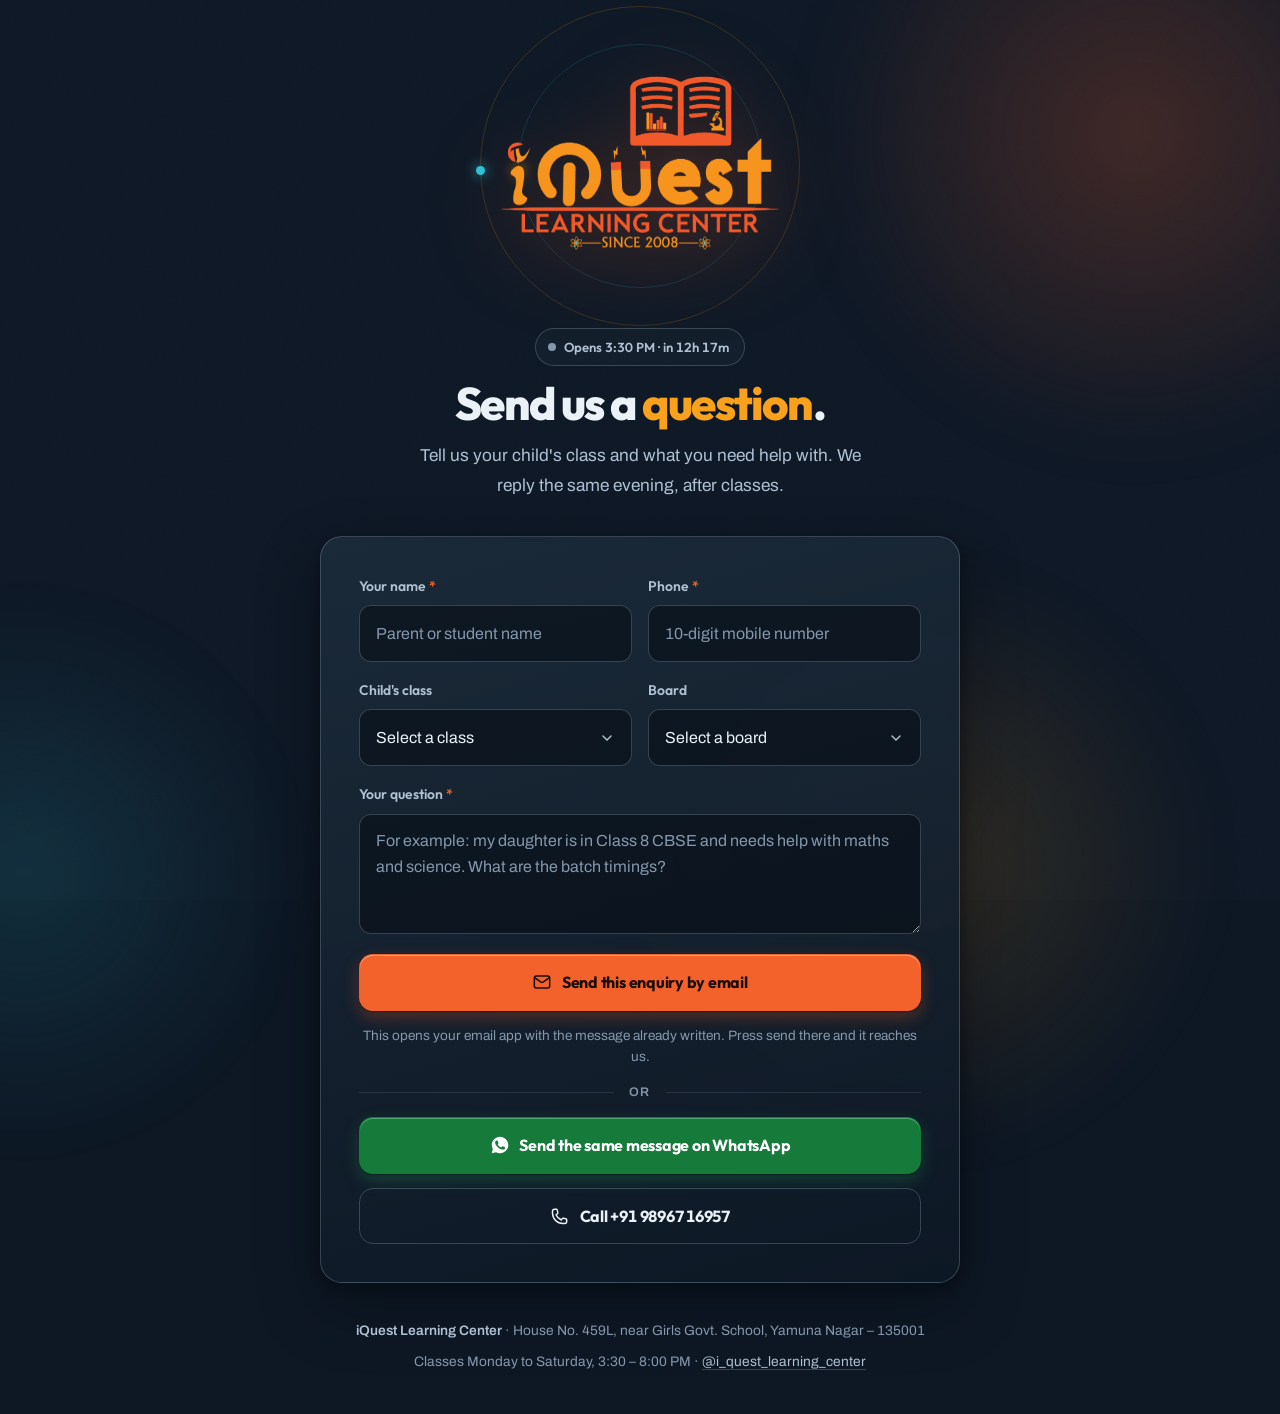
<file: form.html>
<!DOCTYPE html>
<html lang="en-IN">
<head>
<meta charset="utf-8">
<meta name="viewport" content="width=device-width, initial-scale=1">
<title>Enquire — iQuest Learning Center, Yamuna Nagar</title>
<meta name="description" content="Send an enquiry to iQuest Learning Center, Yamuna Nagar. All subjects for Classes 1 to 10, Mathematics for Classes 11 and 12. Call +91 98967 16957 or message us on WhatsApp.">
<meta name="theme-color" content="#0E1825">
<meta name="format-detection" content="telephone=yes">
<meta name="robots" content="noindex">
<link rel="preconnect" href="https://fonts.googleapis.com">
<link rel="preconnect" href="https://fonts.gstatic.com" crossorigin>
<link rel="stylesheet" href="https://fonts.googleapis.com/css2?family=Archivo:wght@400;500;600;700&family=Outfit:wght@500;600;700;800;900&display=swap">

<!-- ══════════════════════════════════════════════════════════════════════════
     STANDALONE ENQUIRY FORM — iQuest Learning Center
     This file is completely self-contained. The logo is embedded, the styles and
     the script are inline, and it shares nothing with the main website. You can
     drop it on any host, email it, or open it straight off a USB stick and it
     will still work. Editing it can never affect index.html.

     TO CHANGE THE EMAIL, PHONE OR HOURS: see the CONFIG block near the bottom.
     ══════════════════════════════════════════════════════════════════════════ -->

<style>
:root{
  --ink:#080E16; --ground:#0E1825; --surface:#16232F; --surface-2:#1C2C3B; --surface-3:#23364A;
  --chalk:#EAF1F7; --chalk-2:#AEC0D1; --chalk-3:#8497AC;
  --amber:#F9A11B; --orange:#F2622A; --ember:#DC3F16; --atom:#2CC3D6;
  --line:rgba(174,192,209,.14); --line-2:rgba(174,192,209,.26);
  --f-display:'Outfit',ui-sans-serif,system-ui,sans-serif;
  --f-body:'Archivo','Segoe UI',ui-sans-serif,system-ui,sans-serif;
  --pull:cubic-bezier(.16,1,.3,1);
  --ease-out:cubic-bezier(.22,.68,.3,1);
  --sh:0 4px 12px rgba(3,8,14,.46), 0 26px 60px rgba(3,8,14,.44);
}
*,*::before,*::after{box-sizing:border-box}
*{margin:0}
html{-webkit-text-size-adjust:100%;scrollbar-color:var(--surface-3) var(--ink);scrollbar-width:thin}
body{
  font-family:var(--f-body);font-size:clamp(1rem,.97rem + .18vw,1.06rem);line-height:1.7;
  color:var(--chalk-2);background:var(--ground);min-height:100dvh;
  -webkit-font-smoothing:antialiased;overflow-x:hidden;font-variant-numeric:tabular-nums;
  display:grid;place-items:center;padding:clamp(1.1rem,4vw,2.5rem);
}
img,svg{display:block;max-width:100%}
button,input,textarea,select{font:inherit;color:inherit}
a{color:inherit;text-decoration:none}
h1,h2{font-family:var(--f-display);color:var(--chalk);line-height:1.06;letter-spacing:-.04em;font-weight:800;text-wrap:balance}
::selection{background:var(--orange);color:#fff}
::-webkit-scrollbar{width:11px}::-webkit-scrollbar-track{background:var(--ink)}
::-webkit-scrollbar-thumb{background:var(--surface-3);border-radius:99px;border:3px solid var(--ink)}
:focus-visible{outline:2px solid var(--amber);outline-offset:3px;border-radius:5px}
input,textarea,select{caret-color:var(--amber)}
::placeholder{color:var(--chalk-3);opacity:1}

/* ---- drifting ground ---- */
.bg,.grain{position:fixed;inset:0;pointer-events:none;z-index:0}
.bg span{position:absolute;border-radius:50%;filter:blur(30px);will-change:transform}
.bg span:nth-child(1){width:min(700px,86vw);aspect-ratio:1;top:-24%;right:-16%;
  background:radial-gradient(circle,rgba(242,98,42,.22),transparent 66%);animation:d1 22s ease-in-out infinite alternate}
.bg span:nth-child(2){width:min(560px,74vw);aspect-ratio:1;bottom:-28%;left:-20%;
  background:radial-gradient(circle,rgba(44,195,214,.14),transparent 68%);animation:d2 27s ease-in-out infinite alternate}
.bg span:nth-child(3){width:min(620px,80vw);aspect-ratio:1;bottom:-30%;right:4%;
  background:radial-gradient(circle,rgba(249,161,27,.15),transparent 68%);animation:d3 31s ease-in-out infinite alternate}
@keyframes d1{to{transform:translate3d(-8%,7%,0) scale(1.16)}}
@keyframes d2{to{transform:translate3d(11%,-8%,0) scale(1.2)}}
@keyframes d3{to{transform:translate3d(-10%,-6%,0) scale(1.14)}}
.grain{opacity:.14;mix-blend-mode:overlay;
  background-image:url("data:image/svg+xml,%3Csvg xmlns='http://www.w3.org/2000/svg' width='180' height='180'%3E%3Cfilter id='n'%3E%3CfeTurbulence type='fractalNoise' baseFrequency='.85' numOctaves='3'/%3E%3C/filter%3E%3Crect width='180' height='180' filter='url(%23n)'/%3E%3C/svg%3E")}

/* ---- shell ---- */
.shell{position:relative;z-index:1;width:100%;max-width:640px;display:grid;gap:clamp(1.5rem,4vw,2.25rem)}

/* ---- logo + rings ---- */
.crest{position:relative;display:grid;place-items:center;padding-block:clamp(.5rem,2vw,1.25rem)}
.crest__logo{width:min(78%,300px);height:auto;position:relative;z-index:2;
  filter:drop-shadow(0 18px 44px rgba(226,84,24,.4));
  animation:logoIn 1.1s var(--pull) both}
@keyframes logoIn{from{opacity:0;transform:scale(.88) translateY(14px);filter:blur(10px)}
  to{opacity:1;transform:none;filter:blur(0) drop-shadow(0 18px 44px rgba(226,84,24,.4))}}
.ring{position:absolute;inset:0;margin:auto;width:min(94%,320px);aspect-ratio:1;border-radius:50%;
  border:1px solid rgba(249,161,27,.18);animation:ringIn 1.3s var(--pull) both,spin 24s linear infinite}
.ring::after{content:"";position:absolute;top:50%;left:-5px;width:9px;height:9px;border-radius:50%;
  background:var(--atom);box-shadow:0 0 13px rgba(44,195,214,.9)}
.ring--b{width:min(72%,244px);border-color:rgba(44,195,214,.16);
  animation-duration:1.3s,17s;animation-direction:normal,reverse}
.ring--b::after{background:var(--amber);box-shadow:0 0 13px rgba(249,161,27,.9)}
@keyframes ringIn{from{opacity:0;transform:scale(.72)}to{opacity:1;transform:none}}
@keyframes spin{to{transform:rotate(360deg)}}

/* ---- head ---- */
.head{text-align:center;display:grid;gap:.85rem;justify-items:center}
.head h1{font-size:clamp(1.9rem,1.2rem + 2.8vw,2.85rem)}
.head h1 em{font-style:normal;color:var(--amber)}
.head p{max-width:46ch;font-size:1.02em}
.status{display:inline-flex;align-items:center;gap:.5rem;padding:.42rem .95rem .42rem .75rem;
  border-radius:99px;border:1px solid var(--line-2);background:rgba(22,35,47,.7);
  font-size:.82rem;font-weight:600;font-family:var(--f-display);color:var(--chalk-2);white-space:nowrap}
.status__dot{position:relative;width:8px;height:8px;border-radius:99px;background:var(--chalk-3);flex:none}
.status.is-open{color:var(--chalk);border-color:rgba(61,220,132,.4)}
.status.is-open .status__dot{background:#3DDC84}
.status.is-open .status__dot::after{content:"";position:absolute;inset:-4px;border-radius:99px;
  border:1.5px solid #3DDC84;animation:ping 2.4s var(--pull) infinite}
.status b{color:var(--chalk);font-weight:700}
@keyframes ping{0%{transform:scale(.6);opacity:.9}70%,100%{transform:scale(1.9);opacity:0}}

/* ---- form ---- */
.card{display:grid;gap:1.05rem;padding:clamp(1.4rem,4vw,2.35rem);
  border:1px solid var(--line-2);border-radius:22px;
  background:linear-gradient(165deg,rgba(28,44,59,.9),rgba(14,24,37,.94));box-shadow:var(--sh)}
.row{display:grid;grid-template-columns:1fr 1fr;gap:1.05rem}
.field{display:grid;gap:.45rem}
.field label{font-family:var(--f-display);font-weight:600;font-size:.87rem;color:var(--chalk-2)}
.field label i{font-style:normal;color:var(--orange)}
.field input,.field select,.field textarea{
  width:100%;padding:.85rem 1rem;border-radius:12px;border:1px solid var(--line-2);
  background:rgba(8,14,22,.6);color:var(--chalk);font-size:1rem;font-family:var(--f-body);
  transition:border-color .25s,background .25s,box-shadow .25s}
.field textarea{resize:vertical;min-height:120px;line-height:1.6}
.field select{appearance:none;cursor:pointer;padding-right:2.6rem;
  background-image:url("data:image/svg+xml,%3Csvg xmlns='http://www.w3.org/2000/svg' viewBox='0 0 24 24' fill='none' stroke='%23AEC0D1' stroke-width='2.2' stroke-linecap='round'%3E%3Cpath d='m6 9 6 6 6-6'/%3E%3C/svg%3E");
  background-repeat:no-repeat;background-position:right 1rem center;background-size:16px}
.field select option{background:var(--surface);color:var(--chalk)}
.field input:hover,.field select:hover,.field textarea:hover{border-color:rgba(174,192,209,.42)}
.field input:focus,.field select:focus,.field textarea:focus{
  outline:none;border-color:var(--amber);background:rgba(8,14,22,.85);box-shadow:0 0 0 4px rgba(249,161,27,.14)}
.field[data-bad="true"] input,.field[data-bad="true"] select,.field[data-bad="true"] textarea{
  border-color:#F0685B;box-shadow:0 0 0 4px rgba(240,104,91,.13)}
.err{display:none;font-size:.83rem;color:#FF9C92;font-weight:500}
.field[data-bad="true"] .err{display:block}

/* fields arrive one after another */
.card>*{animation:fieldIn .55s var(--pull) both}
.card>*:nth-child(1){animation-delay:.32s}
.card>*:nth-child(2){animation-delay:.38s}
.card>*:nth-child(3){animation-delay:.44s}
.card>*:nth-child(4){animation-delay:.50s}
.card>*:nth-child(5){animation-delay:.56s}
@keyframes fieldIn{from{opacity:0;transform:translateY(14px)}to{opacity:1;transform:none}}

/* ---- buttons ---- */
.btn{position:relative;display:inline-flex;align-items:center;justify-content:center;gap:.6em;
  width:100%;min-height:54px;padding:.85rem 1.5rem;border:1px solid transparent;border-radius:14px;
  cursor:pointer;font-family:var(--f-display);font-weight:700;font-size:1rem;letter-spacing:-.015em;
  transition:transform .3s var(--ease-out),background .22s,box-shadow .3s var(--ease-out);
  -webkit-tap-highlight-color:transparent}
.btn svg{width:20px;height:20px;flex:none;transition:transform .3s var(--ease-out)}
.btn:hover{transform:translateY(-2px)}
.btn:active{transform:translateY(0) scale(.988)}
.btn--send{background:var(--orange);color:#1A0C03;
  box-shadow:inset 0 1px 0 rgba(255,232,205,.5),0 1px 2px rgba(3,8,14,.5),0 6px 16px rgba(226,84,24,.32)}
.btn--send:hover{background:#FF7A3D}
.btn--send:hover svg{transform:translateX(2px)}
.btn--wa{background:#157A3A;color:#fff;
  box-shadow:inset 0 1px 0 rgba(190,255,215,.34),0 1px 2px rgba(3,8,14,.5),0 6px 16px rgba(30,158,82,.3)}
.btn--wa:hover{background:#178744}
.btn--wa:hover svg{transform:scale(1.1)}
.btn--call{background:transparent;border-color:var(--line-2);color:var(--chalk)}
.btn--call:hover{background:rgba(174,192,209,.08)}
.foot{display:grid;gap:.9rem;margin-top:.25rem}
.hint{font-size:.85rem;color:var(--chalk-3);line-height:1.55;text-align:center}
.or{display:flex;align-items:center;gap:.9rem;color:var(--chalk-3);font-size:.78rem;
  letter-spacing:.14em;text-transform:uppercase;font-weight:600}
.or::before,.or::after{content:"";flex:1;height:1px;background:var(--line)}

/* ---- page foot ---- */
.pagefoot{text-align:center;font-size:.86rem;color:var(--chalk-3);display:grid;gap:.5rem;
  animation:fieldIn .6s var(--pull) .7s both}
.pagefoot a{color:var(--chalk-2);border-bottom:1px solid var(--line-2)}
.pagefoot a:hover{color:var(--amber)}
.pagefoot strong{color:var(--chalk-2);font-weight:600}

@media (max-width:560px){.row{grid-template-columns:1fr}}
@media (prefers-reduced-motion:reduce){
  *{animation:none!important;transition:none!important}
  .crest__logo,.ring,.card>*,.pagefoot{opacity:1!important;transform:none!important;filter:none!important}
}
</style>
</head>
<body>

<div class="bg" aria-hidden="true"><span></span><span></span><span></span></div>
<div class="grain" aria-hidden="true"></div>

<svg width="0" height="0" style="position:absolute" aria-hidden="true">
  <defs>
    <symbol viewBox="0 0 24 24" id="i-phone" fill="none" stroke="currentColor" stroke-width="1.8" stroke-linecap="round" stroke-linejoin="round">
      <path d="M15.6 21c-7 0-12.6-5.6-12.6-12.6V6.4A2.4 2.4 0 0 1 5.4 4h2.1c.6 0 1.1.4 1.2 1l.7 3a1.2 1.2 0 0 1-.5 1.3L7.2 10.5a12 12 0 0 0 6.3 6.3l1.2-1.7c.3-.4.8-.6 1.3-.5l3 .7c.6.1 1 .6 1 1.2v2.1c0 1.3-1.1 2.4-2.4 2.4z"/>
    </symbol>
    <symbol viewBox="0 0 24 24" id="i-wa"><path fill="currentColor" d="M12.04 2C6.58 2 2.13 6.45 2.13 11.91c0 1.75.46 3.45 1.32 4.95L2 22l5.25-1.38a9.86 9.86 0 0 0 4.79 1.22h.01c5.46 0 9.9-4.45 9.9-9.91S17.5 2 12.04 2m5.8 14.16c-.24.68-1.4 1.3-1.96 1.35-.5.05-1.14.07-1.83-.11a16.7 16.7 0 0 1-1.66-.62c-2.92-1.26-4.83-4.2-4.98-4.4-.14-.2-1.19-1.58-1.19-3.02s.75-2.14 1.02-2.44c.27-.29.58-.36.78-.36h.56c.18 0 .42-.07.66.5.24.59.83 2.03.9 2.18.08.14.13.31.03.5-.1.2-.15.32-.29.49-.15.17-.31.38-.44.51-.15.15-.3.31-.13.6.17.3.76 1.25 1.63 2.02 1.12.99 2.06 1.3 2.35 1.45.3.14.47.12.64-.08.17-.19.74-.86.94-1.16.2-.29.39-.24.66-.14.27.09 1.71.8 2 .95.3.15.5.22.57.34.07.12.07.7-.17 1.38"/></symbol>
    <symbol viewBox="0 0 24 24" id="i-mail" fill="none" stroke="currentColor" stroke-width="1.8" stroke-linecap="round" stroke-linejoin="round">
      <rect x="2.8" y="4.8" width="18.4" height="14.4" rx="2.4"/><path d="m3.4 7 7.5 5.2a2 2 0 0 0 2.2 0L20.6 7"/>
    </symbol>
  </defs>
</svg>

<main class="shell">

  <div class="crest">
    <span class="ring" aria-hidden="true"></span>
    <span class="ring ring--b" aria-hidden="true"></span>
    <img class="crest__logo" src="[data-uri]" alt="iQuest Learning Center — since 2008" width="842" height="595">
  </div>

  <div class="head">
    <span class="status" id="status" aria-live="polite">
      <span class="status__dot"></span><span class="status__txt">Checking hours…</span>
    </span>
    <h1>Send us a <em>question</em>.</h1>
    <p>Tell us your child's class and what you need help with. We reply the same evening, after classes.</p>
  </div>

  <form class="card" id="form" novalidate>
    <div class="row">
      <div class="field" id="f-name">
        <label for="name">Your name <i aria-hidden="true">*</i></label>
        <input id="name" type="text" autocomplete="name" placeholder="Parent or student name" required>
        <span class="err">Please tell us your name.</span>
      </div>
      <div class="field" id="f-phone">
        <label for="phone">Phone <i aria-hidden="true">*</i></label>
        <input id="phone" type="tel" inputmode="tel" autocomplete="tel" placeholder="10-digit mobile number" required>
        <span class="err">Please enter a 10-digit mobile number so we can call you back.</span>
      </div>
    </div>

    <div class="row">
      <div class="field">
        <label for="klass">Child's class</label>
        <select id="klass">
          <option value="">Select a class</option>
          <option>Class 1</option><option>Class 2</option><option>Class 3</option><option>Class 4</option>
          <option>Class 5</option><option>Class 6</option><option>Class 7</option><option>Class 8</option>
          <option>Class 9</option><option>Class 10</option>
          <option>Class 11 (Maths)</option><option>Class 12 (Maths)</option>
          <option>Competitive exam prep</option>
        </select>
      </div>
      <div class="field">
        <label for="board">Board</label>
        <select id="board">
          <option value="">Select a board</option>
          <option>CBSE</option><option>ICSE</option><option>IGCSE</option><option>IB</option><option>Other / not sure</option>
        </select>
      </div>
    </div>

    <div class="field" id="f-msg">
      <label for="msg">Your question <i aria-hidden="true">*</i></label>
      <textarea id="msg" placeholder="For example: my daughter is in Class 8 CBSE and needs help with maths and science. What are the batch timings?" required></textarea>
      <span class="err">Please write your question so we can answer it properly.</span>
    </div>

    <div class="foot">
      <button class="btn btn--send" type="submit"><svg><use href="#i-mail"/></svg>Send this enquiry by email</button>
      <p class="hint" id="hint">This opens your email app with the message already written. Press send there and it reaches us.</p>
      <div class="or"><span>or</span></div>
      <button class="btn btn--wa" type="button" id="wa"><svg><use href="#i-wa"/></svg>Send the same message on WhatsApp</button>
      <a class="btn btn--call" href="tel:+919896716957"><svg><use href="#i-phone"/></svg>Call +91 98967 16957</a>
    </div>
  </form>

  <div class="pagefoot">
    <p><strong>iQuest Learning Center</strong> · House No. 459L, near Girls Govt. School, Yamuna Nagar – 135001</p>
    <p>Classes Monday to Saturday, 3:30 – 8:00 PM · <a href="https://www.instagram.com/i_quest_learning_center/" target="_blank" rel="noopener">@i_quest_learning_center</a></p>
  </div>

</main>

<script>
(function () {
  'use strict';

  /* ═══ CONFIG — the only things you should ever need to change ═══ */
  var CONFIG = {
    email: 'iquesttutorials@gmail.com',
    whatsapp: '919896716957',
    hours: { openMin: 15 * 60 + 30, closeMin: 20 * 60, openDays: [1,2,3,4,5,6], tz: 'Asia/Kolkata' }
  };
  /* ═══════════════════════════════════════════════════════════════ */

  var $ = function (s) { return document.querySelector(s); };
  var DAY = { Sun:0, Mon:1, Tue:2, Wed:3, Thu:4, Fri:5, Sat:6 };

  function istNow() {
    try {
      var p = new Intl.DateTimeFormat('en-US', {
        timeZone: CONFIG.hours.tz, weekday:'short', hour:'2-digit', minute:'2-digit', hour12:false
      }).formatToParts(new Date());
      var o = {}; p.forEach(function (x) { o[x.type] = x.value; });
      var h = parseInt(o.hour, 10); if (h === 24) h = 0;
      return { day: DAY[o.weekday], min: h * 60 + parseInt(o.minute, 10) };
    } catch (e) {
      var d = new Date();
      return { day: d.getDay(), min: d.getHours() * 60 + d.getMinutes() };
    }
  }
  function fmt(m) {
    var h = Math.floor(m/60), mm = m%60, ap = h>=12?'PM':'AM', h12 = h%12 || 12;
    return h12 + ':' + (mm<10?'0':'') + mm + ' ' + ap;
  }
  function gap(m) {
    var h = Math.floor(m/60), mm = m%60;
    if (h && mm) return h + 'h ' + mm + 'm';
    return h ? h + 'h' : mm + 'm';
  }
  function paint() {
    var n = istNow(), H = CONFIG.hours, el = $('#status'), t = $('.status__txt');
    var openToday = H.openDays.indexOf(n.day) !== -1;
    var open = openToday && n.min >= H.openMin && n.min < H.closeMin;
    var label;
    if (open) label = '<b>Open now</b> · closes ' + fmt(H.closeMin);
    else if (openToday && n.min < H.openMin) label = 'Opens ' + fmt(H.openMin) + ' · in ' + gap(H.openMin - n.min);
    else {
      var a = 1; while (a < 8 && H.openDays.indexOf((n.day + a) % 7) === -1) a++;
      label = 'Closed · opens ' + (a === 1 ? 'tomorrow' : 'Monday') + ' at ' + fmt(H.openMin);
    }
    el.classList.toggle('is-open', open);
    t.innerHTML = label;
  }
  paint();
  setInterval(paint, 30000);

  /* ── form ── */
  function val(id) { var e = $('#' + id); return e ? e.value.trim() : ''; }
  function flag(id, bad) { var f = $('#' + id); if (f) f.setAttribute('data-bad', String(bad)); return !bad; }

  function check() {
    var okN = flag('f-name', val('name').length < 2);
    var digits = val('phone').replace(/\D/g, '');
    var okP = flag('f-phone', !(digits.length >= 10 && digits.length <= 13));
    var okM = flag('f-msg', val('msg').length < 5);
    if (!okN) { $('#name').focus(); return false; }
    if (!okP) { $('#phone').focus(); return false; }
    if (!okM) { $('#msg').focus(); return false; }
    return true;
  }
  function compose() {
    return {
      subject: 'Enquiry from ' + val('name') + (val('klass') ? ' — ' + val('klass') : ''),
      body: [
        'Name: ' + val('name'),
        'Phone: ' + val('phone'),
        "Child's class: " + (val('klass') || 'not specified'),
        'Board: ' + (val('board') || 'not specified'),
        '',
        val('msg')
      ].join('\n')
    };
  }

  $('#form').addEventListener('submit', function (e) {
    e.preventDefault();
    if (!check()) return;
    var m = compose();
    window.location.href = 'mailto:' + CONFIG.email +
      '?subject=' + encodeURIComponent(m.subject) + '&body=' + encodeURIComponent(m.body);
    var hint = $('#hint');
    hint.textContent = 'Your email app should have opened with the message ready. Press send there. ' +
      'Nothing happening? Use WhatsApp or call us below.';
    hint.style.color = 'var(--amber)';
  });

  $('#wa').addEventListener('click', function () {
    if (!check()) return;
    var m = compose();
    window.open('https://wa.me/' + CONFIG.whatsapp + '?text=' +
      encodeURIComponent(m.subject + '\n\n' + m.body), '_blank', 'noopener');
  });

  Array.prototype.forEach.call(document.querySelectorAll('#form input, #form textarea'), function (el) {
    el.addEventListener('input', function () {
      var f = el.closest('.field');
      if (f) f.setAttribute('data-bad', 'false');
    });
  });
})();
</script>
</body>
</html>
</file>
<file: assets/css/style.css>
/* ============================================================================
   iQuest Learning Center — Yamuna Nagar
   Ground: deep enamel navy, taken from the brand's own presentation board.
   Accent: the logo's amber -> ember. Counter: the teal of the logo's atoms.
   Motion law: MAGNETIC ATTRACTION. Nothing fades in; everything is pulled in.
   ========================================================================== */

/* ---------- 1. Tokens ---------- */
:root{
  --ink:#080E16;
  --ground:#0E1825;
  --ground-2:#111E2C;
  --surface:#16232F;
  --surface-2:#1C2C3B;
  --surface-3:#23364A;

  --chalk:#EAF1F7;
  --chalk-2:#AEC0D1;
  --chalk-3:#8497AC;

  --amber:#F9A11B;
  --amber-lo:#FFC15C;
  --orange:#F2622A;
  --ember:#DC3F16;
  --atom:#2CC3D6;

  --line:rgba(174,192,209,.14);
  --line-2:rgba(174,192,209,.26);

  --f-display:'Outfit',ui-sans-serif,system-ui,sans-serif;
  --f-body:'Archivo','Segoe UI',ui-sans-serif,system-ui,sans-serif;

  --wrap:1220px;
  --gut:clamp(1.15rem,4vw,2.75rem);

  --s1:.375rem; --s2:.75rem; --s3:1.125rem; --s4:1.75rem;
  --s5:2.75rem; --s6:4rem;  --s7:6rem;      --s8:clamp(4.5rem,10vw,9rem);

  --r1:6px; --r2:12px; --r3:20px; --r4:32px;

  /* magnetic easing — snaps toward the pole, then settles */
  --pull:cubic-bezier(.16,1,.3,1);
  /* Slight overshoot, headline words only: a filing snapping to a pole travels
     marginally past it and settles. Nothing else on the page uses it. */
  --pull-hard:cubic-bezier(.34,1.24,.5,1);
  /* short, crisp ease for controls — buttons should feel immediate, not floaty */
  --ease-out:cubic-bezier(.22,.68,.3,1);

  --shadow-1:0 2px 6px rgba(3,8,14,.4), 0 10px 28px rgba(3,8,14,.34);
  --shadow-2:0 4px 12px rgba(3,8,14,.46), 0 26px 60px rgba(3,8,14,.44);
  --glow:0 0 0 1px rgba(249,161,27,.42), 0 6px 18px rgba(226,84,24,.34), 0 18px 46px rgba(226,84,24,.26);
}

/* ---------- 2. Reset ---------- */
*,*::before,*::after{box-sizing:border-box}
*{margin:0}
html{
  -webkit-text-size-adjust:100%;
  scroll-behavior:smooth;
  scroll-padding-top:96px;
  scrollbar-color:var(--surface-3) var(--ink);
  scrollbar-width:thin;
}
@media (prefers-reduced-motion:reduce){html{scroll-behavior:auto}}
body{
  font-family:var(--f-body);
  font-size:clamp(1rem,.97rem + .18vw,1.075rem);
  line-height:1.72;
  color:var(--chalk-2);
  background:var(--ground);
  -webkit-font-smoothing:antialiased;
  text-rendering:optimizeLegibility;
  overflow-x:hidden;
  font-variant-numeric:tabular-nums;
}
img,svg,video{display:block;max-width:100%}
button,input,textarea,select{font:inherit;color:inherit}
a{color:inherit;text-decoration:none}
ul{list-style:none;padding:0}
h1,h2,h3,h4{
  font-family:var(--f-display);color:var(--chalk);line-height:1.06;
  letter-spacing:-.035em;text-wrap:balance;font-weight:800;
}
p{text-wrap:pretty}

/* ---------- 3. Browser surfaces ---------- */
::selection{background:var(--orange);color:#fff}
::-webkit-scrollbar{width:11px;height:11px}
::-webkit-scrollbar-track{background:var(--ink)}
::-webkit-scrollbar-thumb{background:var(--surface-3);border-radius:99px;border:3px solid var(--ink)}
::-webkit-scrollbar-thumb:hover{background:#33506C}
:focus-visible{outline:2px solid var(--amber);outline-offset:3px;border-radius:4px}
input,textarea,select{caret-color:var(--amber)}
::placeholder{color:var(--chalk-3);opacity:1}
a:not([class]){
  text-decoration:underline;
  text-decoration-color:rgba(249,161,27,.5);
  text-underline-offset:.22em;
  text-decoration-thickness:1.5px;
}

/* ---------- 4. Page ground: enamel weave + chalk-dust grain ---------- */
body::before,body::after{content:"";position:fixed;inset:0;pointer-events:none;z-index:0}
body::before{
  background:
    repeating-linear-gradient(45deg,rgba(255,255,255,.016) 0 1px,transparent 1px 4px),
    repeating-linear-gradient(-45deg,rgba(0,0,0,.05) 0 1px,transparent 1px 4px),
    radial-gradient(120% 80% at 50% -10%,rgba(242,98,42,.11),transparent 60%),
    radial-gradient(90% 60% at 100% 100%,rgba(44,195,214,.05),transparent 70%);
}
body::after{
  opacity:.15;mix-blend-mode:overlay;
  background-image:url("data:image/svg+xml,%3Csvg xmlns='http://www.w3.org/2000/svg' width='180' height='180'%3E%3Cfilter id='n'%3E%3CfeTurbulence type='fractalNoise' baseFrequency='.85' numOctaves='3'/%3E%3C/filter%3E%3Crect width='180' height='180' filter='url(%23n)'/%3E%3C/svg%3E");
}
#app{position:relative;z-index:1}

/* ---------- 5. Layout ---------- */
.wrap{width:100%;max-width:var(--wrap);margin-inline:auto;padding-inline:var(--gut)}
.section{position:relative;padding-block:var(--s8)}
.section--tight{padding-block:clamp(3rem,7vw,5.5rem)}
.lede{max-width:64ch;font-size:1.06em;color:var(--chalk-2)}
.sec-head{max-width:58ch;margin-bottom:var(--s6)}
.sec-head h2{font-size:clamp(2.05rem,1.3rem + 3.2vw,3.5rem)}
.sec-head p{margin-top:var(--s3)}
.sec-head--center{margin-inline:auto;text-align:center}
.sec-head--center .rule{margin-inline:auto}

/* chalk rule that draws itself in */
.rule{display:block;width:min(228px,50%);height:11px;margin-bottom:var(--s3);overflow:visible}
.rule path{
  fill:none;stroke:var(--orange);stroke-width:3.5;stroke-linecap:round;
  stroke-dasharray:var(--len,320);stroke-dashoffset:var(--len,320);
  transition:stroke-dashoffset 1.15s var(--pull) .1s;
}
.in .rule path,.rule.in path{stroke-dashoffset:0}

/* ---------- 6. Reveal system — pulled into place ---------- */
[data-anim]{
  transition:opacity .82s var(--pull),transform .82s var(--pull),filter .82s var(--pull),clip-path .82s var(--pull);
  transition-delay:var(--d,0ms);
}
[data-anim="pull"]{opacity:0;transform:translate3d(0,26px,0) scale(.985);filter:blur(7px)}
[data-anim="pull-x"]{opacity:0;transform:translate3d(-26px,0,0);filter:blur(6px)}
[data-anim="snap"]{opacity:0;transform:translate3d(0,14px,0) scale(.94)}
[data-anim="wipe"]{opacity:0;clip-path:inset(0 0 100% 0);transform:translate3d(0,18px,0)}
.in[data-anim]{opacity:1;transform:none;filter:none;clip-path:inset(0 0 0 0)}

/* word-by-word magnetic headline */
.pull-words span{
  display:inline-block;opacity:0;transform:translate3d(0,.62em,0) rotate(2.5deg);filter:blur(9px);
  transition:opacity .8s var(--pull),transform .8s var(--pull-hard),filter .8s var(--pull);
}
.pull-words.in span{opacity:1;transform:none;filter:none}

@media (prefers-reduced-motion:reduce){
  [data-anim],.pull-words span{
    opacity:1!important;transform:none!important;filter:none!important;
    clip-path:none!important;transition:none!important;
  }
  .rule path{stroke-dashoffset:0;transition:none}
}

/* ---------- 7. Buttons ---------- */
/* Solid fills, one crisp inset highlight, a tight shadow that sits under the
   button rather than blooming around it. No multi-stop gradients. */
.btn{
  --bg:var(--surface-2);--fg:var(--chalk);--bd:var(--line-2);
  --lift:0 1px 2px rgba(3,8,14,.5), 0 4px 10px rgba(3,8,14,.32);
  position:relative;display:inline-flex;align-items:center;justify-content:center;gap:.6em;
  min-height:54px;padding:.85rem 1.6rem;border:1px solid var(--bd);border-radius:14px;
  background:var(--bg);color:var(--fg);cursor:pointer;
  font-family:var(--f-display);font-weight:700;font-size:1rem;letter-spacing:-.015em;
  box-shadow:var(--lift);
  transition:transform .32s var(--ease-out),background .22s ease,border-color .22s ease,
             box-shadow .32s var(--ease-out),color .22s ease;
  isolation:isolate;overflow:hidden;-webkit-tap-highlight-color:transparent;
}
.btn svg{width:20px;height:20px;flex:none;transition:transform .32s var(--ease-out)}
.btn:hover{background:var(--surface-3);transform:translateY(-2px)}
.btn:active{transform:translateY(0) scale(.988)}

/* The two contact actions. Still the brightest things on the page, but lit by
   colour and a hairline, not by a halo. */
.btn--call{
  --bg:var(--orange);--fg:#1A0C03;--bd:transparent;
  box-shadow:inset 0 1px 0 rgba(255,232,205,.5), 0 1px 2px rgba(3,8,14,.5),
             0 6px 16px rgba(226,84,24,.32);
}
.btn--call:hover{
  --bg:#FF7A3D;
  box-shadow:inset 0 1px 0 rgba(255,240,220,.66), 0 2px 4px rgba(3,8,14,.5),
             0 10px 26px rgba(226,84,24,.44);
}
.btn--call:active{box-shadow:inset 0 1px 3px rgba(120,40,10,.4)}
.btn--wa{
  --bg:#157A3A;--fg:#fff;--bd:transparent;
  box-shadow:inset 0 1px 0 rgba(190,255,215,.34), 0 1px 2px rgba(3,8,14,.5),
             0 6px 16px rgba(30,158,82,.3);
}
.btn--wa:hover{
  --bg:#178744;
  box-shadow:inset 0 1px 0 rgba(200,255,222,.46), 0 2px 4px rgba(3,8,14,.5),
             0 10px 26px rgba(30,158,82,.42);
}
.btn--ghost{--bg:transparent;--bd:var(--line-2);box-shadow:none}
.btn--ghost:hover{background:rgba(174,192,209,.08);border-color:rgba(174,192,209,.45);box-shadow:none}
.btn--sm{min-height:46px;padding:.6rem 1.15rem;font-size:.92rem;border-radius:12px}
.btn--sm svg{width:18px;height:18px}
.btn--wide{width:100%}
/* the phone tips forward slightly, like it is being picked up */
.btn--call:hover svg{transform:rotate(-14deg) scale(1.06)}
.btn--wa:hover svg{transform:scale(1.1)}
.btn--ghost:hover svg{transform:translateX(3px)}

/* A narrow, fast highlight rather than a wide showroom sweep. */
.btn__sheen{
  position:absolute;inset:0;z-index:-1;
  background:linear-gradient(100deg,transparent 42%,rgba(255,255,255,.16) 50%,transparent 58%);
  transform:translateX(-115%);transition:transform .6s var(--ease-out);
}
.btn:hover .btn__sheen{transform:translateX(115%)}
@media (prefers-reduced-motion:reduce){
  .btn,.btn svg,.btn__sheen{transition:none}
  .btn:hover{transform:none}
}

.linkish{
  display:inline-flex;align-items:center;gap:.45em;min-height:44px;color:var(--amber);font-weight:600;
  font-family:var(--f-display);transition:gap .35s var(--pull),color .25s;
}
.linkish svg{width:16px;height:16px;transition:transform .4s var(--pull)}
.linkish:hover{color:var(--amber-lo);gap:.75em}
.linkish:hover svg{transform:translateX(2px)}

/* ---------- 8. Brand — the real supplied logo ---------- */
.brand{display:inline-flex;align-items:center;min-height:46px}
/* The layout box stays a constant height; the shrink-on-scroll is a transform,
   so the header never animates a layout property while the page is scrolling. */
.brand__mark{
  width:auto;height:clamp(38px,4vw,48px);flex:none;
  transform-origin:left center;
  transition:transform .4s var(--pull);
  filter:drop-shadow(0 4px 14px rgba(226,84,24,.3));
}
.top:not(.is-stuck) .brand__mark{transform:scale(1.16)}
.foot .brand__mark{height:clamp(56px,7vw,78px)}

/* ---------- 9. Header ---------- */
.top{
  position:fixed;inset:0 0 auto 0;z-index:60;
  transition:background .45s var(--pull),box-shadow .45s var(--pull);
}
.top::after{content:"";position:absolute;inset:auto 0 0 0;height:1px;background:var(--line);opacity:0;transition:opacity .45s}
.top.is-stuck{
  background:rgba(11,19,29,.9);
  -webkit-backdrop-filter:blur(16px) saturate(1.4);backdrop-filter:blur(16px) saturate(1.4);
  box-shadow:0 12px 40px rgba(3,8,14,.5);
}
.top.is-stuck::after{opacity:1}
.top__in{display:flex;align-items:center;gap:var(--s4);min-height:84px;padding-block:.7rem}
.top.is-stuck .top__in{min-height:70px}
.nav{display:flex;gap:.1rem;margin-left:auto}
.nav a{
  position:relative;padding:.55rem .8rem;border-radius:99px;font-family:var(--f-display);
  font-weight:600;font-size:.925rem;color:var(--chalk-2);transition:color .28s;
}
.nav a::after{
  content:"";position:absolute;left:.8rem;right:.8rem;bottom:.28rem;height:2px;border-radius:2px;
  background:var(--orange);transform:scaleX(0);transform-origin:left;transition:transform .45s var(--pull);
}
.nav a:hover{color:var(--chalk)}
.nav a:hover::after,.nav a.is-active::after{transform:scaleX(1)}
.nav a.is-active{color:var(--chalk)}
.top__cta{display:flex;align-items:center;gap:.6rem;margin-left:auto}
/* Only sit tight against the nav while the nav is actually rendered. Below the
   nav breakpoint it is display:none but still an adjacent sibling, which was
   pinning the call button and burger to the left of the header. */
@media (min-width:901px){.nav+.top__cta{margin-left:0}}
.burger{
  display:none;width:46px;height:46px;place-content:center;justify-items:center;
  border:1px solid var(--line-2);border-radius:13px;background:var(--surface);cursor:pointer;
}
.burger span{display:block;width:19px;height:2px;background:var(--chalk);border-radius:2px;
  transition:transform .45s var(--pull),opacity .3s}
.burger span+span{margin-top:5px}
.burger[aria-expanded="true"] span:nth-child(1){transform:translateY(7px) rotate(45deg)}
.burger[aria-expanded="true"] span:nth-child(2){opacity:0}
.burger[aria-expanded="true"] span:nth-child(3){transform:translateY(-7px) rotate(-45deg)}

.prog{
  position:fixed;top:0;left:0;height:2px;z-index:70;width:100%;transform:scaleX(0);transform-origin:left;
  background:linear-gradient(90deg,var(--amber),var(--orange),var(--ember));
}

.drawer{
  position:fixed;inset:0;z-index:59;display:grid;align-content:start;gap:.2rem;
  padding:118px var(--gut) var(--s5);
  background:rgba(8,14,22,.97);
  -webkit-backdrop-filter:blur(18px);backdrop-filter:blur(18px);
  opacity:0;visibility:hidden;transform:translateY(-12px);
  transition:opacity .4s var(--pull),transform .5s var(--pull),visibility .4s;
}
.drawer.is-open{opacity:1;visibility:visible;transform:none}
.drawer a{
  font-family:var(--f-display);font-weight:700;font-size:1.5rem;color:var(--chalk);
  padding:.7rem 0;border-bottom:1px solid var(--line);
}
.drawer .drawer__foot{display:grid;gap:.7rem;margin-top:var(--s4)}
.drawer .drawer__foot a{border:0;padding:0}

/* ---------- 10. Status pill ---------- */
.status{
  display:inline-flex;align-items:center;gap:.5rem;padding:.42rem .9rem .42rem .72rem;border-radius:99px;
  border:1px solid var(--line-2);background:rgba(22,35,47,.72);font-size:.82rem;font-weight:600;
  font-family:var(--f-display);color:var(--chalk-2);white-space:nowrap;
}
.status__dot{position:relative;width:8px;height:8px;border-radius:99px;background:var(--chalk-3);flex:none}
.status.is-open{color:var(--chalk);border-color:rgba(61,220,132,.4)}
.status.is-open .status__dot{background:#3DDC84}
.status.is-open .status__dot::after{
  content:"";position:absolute;inset:-4px;border-radius:99px;border:1.5px solid #3DDC84;
  animation:ping 2.4s var(--pull) infinite;
}
.status b{color:var(--chalk);font-weight:700}
@keyframes ping{0%{transform:scale(.6);opacity:.9}70%,100%{transform:scale(1.9);opacity:0}}
@media (prefers-reduced-motion:reduce){.status__dot::after{animation:none;opacity:.45}}

/* ---------- 11. Hero ---------- */
.hero{position:relative;padding-block:clamp(8rem,15vw,11rem) clamp(3rem,6vw,4.5rem);overflow:hidden}
.hero__field{
  position:absolute;inset:0;z-index:0;pointer-events:none;
  -webkit-mask-image:radial-gradient(120% 90% at 72% 34%,#000 30%,rgba(0,0,0,.45) 62%,rgba(0,0,0,.12) 85%);
          mask-image:radial-gradient(120% 90% at 72% 34%,#000 30%,rgba(0,0,0,.45) 62%,rgba(0,0,0,.12) 85%);
}
.hero__field canvas{width:100%;height:100%;display:block}
.hero__glow{
  position:absolute;z-index:0;pointer-events:none;
  width:min(920px,120vw);aspect-ratio:1;left:50%;top:-32%;translate:-50% 0;
  background:radial-gradient(circle,rgba(242,98,42,.24),rgba(249,161,27,.10) 42%,transparent 68%);
  filter:blur(18px);
}
.hero__in{position:relative;z-index:2;display:grid;gap:clamp(2.5rem,5vw,4rem);
  grid-template-columns:minmax(0,1.08fr) minmax(0,.92fr);align-items:center}
.hero h1{font-size:clamp(2.5rem,1.1rem + 5.6vw,4.65rem);letter-spacing:-.048em;font-weight:800}
.hero h1 em{font-style:normal;color:var(--amber)}
.hero__lede{margin-top:var(--s4);max-width:52ch;font-size:1.09em}
.hero__meta{display:flex;flex-wrap:wrap;align-items:center;gap:.6rem;margin-bottom:var(--s4)}
.hero__place{
  display:inline-flex;align-items:center;gap:.45rem;font-family:var(--f-display);font-weight:600;
  font-size:.84rem;letter-spacing:.02em;color:var(--chalk-2);padding:.42rem .9rem;border-radius:99px;
  border:1px solid var(--line);background:rgba(22,35,47,.6);
}
.hero__place svg{width:15px;height:15px;color:var(--amber)}
.hero__acts{display:flex;flex-wrap:wrap;gap:.75rem;margin-top:var(--s5)}
.hero__note{margin-top:var(--s3);font-size:.88rem;color:var(--chalk-3)}
.hero__note b{color:var(--chalk-2);font-weight:600}
.hero__tag{
  display:block;margin-top:var(--s3);font-family:var(--f-display);font-weight:600;
  font-size:clamp(1rem,.95rem + .3vw,1.15rem);color:var(--amber);letter-spacing:-.01em;
}

/* the hero's dominant object: the real logo, lit, inside orbiting rings */
.hero__mark{position:relative;display:grid;place-items:center;min-height:clamp(300px,40vw,460px)}
.hero__mark .mark{
  width:min(100%,440px);height:auto;position:relative;z-index:2;
  filter:drop-shadow(0 26px 64px rgba(226,84,24,.42));
  transform-style:preserve-3d;will-change:transform;
  transition:transform .55s var(--pull);
}
.hero__disc{
  position:absolute;inset:0;margin:auto;width:min(100%,430px);aspect-ratio:1;border-radius:50%;
  background:radial-gradient(circle at 50% 42%,rgba(28,44,59,.95),rgba(14,24,37,.6) 62%,transparent 74%);
}
.hero__ring{
  position:absolute;inset:0;margin:auto;width:min(96%,420px);aspect-ratio:1;border-radius:50%;
  border:1px solid rgba(249,161,27,.18);
}
.hero__ring::after{
  content:"";position:absolute;top:50%;left:-5px;width:10px;height:10px;border-radius:50%;
  background:var(--atom);box-shadow:0 0 14px rgba(44,195,214,.9);
}
.hero__ring--a{animation:spin 26s linear infinite}
.hero__ring--b{width:min(76%,330px);border-color:rgba(44,195,214,.16);animation:spin 18s linear infinite reverse}
.hero__ring--b::after{background:var(--amber);box-shadow:0 0 14px rgba(249,161,27,.9)}
@keyframes spin{to{transform:rotate(360deg)}}
@media (prefers-reduced-motion:reduce){.hero__ring--a,.hero__ring--b{animation:none}}

/* hero entrance — CSS, so it plays on load and can never be stranded */
@media (prefers-reduced-motion:no-preference){
  [data-hero]{animation:heroIn .85s var(--pull) both}
  [data-hero="1"]{animation-delay:.04s}
  [data-hero="3"]{animation-delay:.30s}
  [data-hero="4"]{animation-delay:.42s}
  [data-hero="5"]{animation-delay:.54s}
  [data-hero="6"]{animation-delay:.64s}
  @keyframes heroIn{from{opacity:0;transform:translateY(26px)}to{opacity:1;transform:none}}
}

/* subject ticker */
.ticker{
  position:relative;z-index:2;margin-top:clamp(3rem,6vw,4.5rem);overflow:hidden;
  border-block:1px solid var(--line);padding-block:.95rem;
  -webkit-mask-image:linear-gradient(90deg,transparent,#000 9%,#000 91%,transparent);
          mask-image:linear-gradient(90deg,transparent,#000 9%,#000 91%,transparent);
}
.ticker__row{display:flex;width:max-content;animation:slide 42s linear infinite}
.ticker:hover .ticker__row{animation-play-state:paused}
.ticker span{
  display:inline-flex;align-items:center;gap:1.6rem;padding-inline:.8rem;
  font-family:var(--f-display);font-weight:700;font-size:.95rem;letter-spacing:.01em;
  color:var(--chalk-3);white-space:nowrap;text-transform:uppercase;
}
.ticker span::after{content:"";width:5px;height:5px;border-radius:50%;background:var(--orange);flex:none}
@keyframes slide{to{transform:translateX(-50%)}}
@media (prefers-reduced-motion:reduce){.ticker__row{animation:none;flex-wrap:wrap;width:auto;justify-content:center}}

/* ---------- 12. Numbers band ---------- */
.band{border-bottom:1px solid var(--line);background:linear-gradient(180deg,rgba(22,35,47,.55),transparent)}
.band__grid{display:grid;grid-template-columns:repeat(5,1fr);gap:1px;background:var(--line)}
.band__cell{background:var(--ground);padding:clamp(1.5rem,3vw,2.25rem) clamp(.9rem,2vw,1.5rem);text-align:center}
.band__n{
  display:block;white-space:nowrap;font-family:var(--f-display);font-weight:800;color:var(--chalk);
  font-size:clamp(1.85rem,1rem + 2.6vw,3rem);line-height:1;letter-spacing:-.05em;
}
.band__n .u{color:var(--amber)}
.band__l{display:block;margin-top:.6rem;font-size:.775rem;letter-spacing:.13em;text-transform:uppercase;
  color:var(--chalk-3);font-weight:600;line-height:1.45}

/* ---------- 13. Method ---------- */
.method{position:relative}
.method__grid{display:grid;grid-template-columns:minmax(0,.85fr) minmax(0,1.15fr);gap:clamp(2.5rem,6vw,5rem);align-items:start}
.method__aside{position:sticky;top:118px}
.steps{position:relative;padding-left:clamp(2.6rem,5vw,3.4rem)}
.steps::before{
  content:"";position:absolute;left:calc(clamp(2.6rem,5vw,3.4rem) / 2 - 1px);top:.6rem;bottom:.6rem;width:2px;
  background:var(--line-2);
}
.steps__fill{
  position:absolute;left:calc(clamp(2.6rem,5vw,3.4rem) / 2 - 1px);top:.6rem;bottom:.6rem;width:2px;
  background:linear-gradient(180deg,var(--amber),var(--ember));
  box-shadow:0 0 12px rgba(242,98,42,.6);
  transform:scaleY(0);transform-origin:top;transition:transform .3s linear;
}
.step{position:relative;padding-block:clamp(1.4rem,3vw,2rem)}
.step+.step{border-top:1px solid var(--line)}
.step__dot{
  position:absolute;left:calc(clamp(2.6rem,5vw,3.4rem) / -2 - 9px);top:clamp(1.75rem,3.3vw,2.35rem);
  width:18px;height:18px;border-radius:50%;background:var(--ground);border:2px solid var(--line-2);
  display:grid;place-items:center;transition:border-color .5s var(--pull),box-shadow .5s var(--pull);
}
.step__dot::after{content:"";width:6px;height:6px;border-radius:50%;background:var(--line-2);transition:background .5s var(--pull)}
.step.in .step__dot{border-color:var(--orange);box-shadow:0 0 0 5px rgba(242,98,42,.13)}
.step.in .step__dot::after{background:var(--orange)}
.step h3{font-size:clamp(1.25rem,1.05rem + .6vw,1.55rem);margin-bottom:.5rem}
.step p{max-width:56ch}

/* ---------- 13b. Creed band — the belief, said once, in the centre's own voice ---------- */
.creed{
  position:relative;overflow:hidden;padding-block:clamp(3.5rem,8vw,6.5rem);
  border-block:1px solid var(--line);
  background:linear-gradient(180deg,rgba(22,35,47,.5),rgba(14,24,37,.2));
}
.creed__in{position:relative;z-index:1;max-width:44ch;margin-inline:auto;text-align:center}
.creed__quote{
  position:absolute;z-index:0;left:50%;top:clamp(-1.2rem,-2vw,-.6rem);translate:-50% 0;
  width:clamp(96px,15vw,168px);height:auto;opacity:.13;pointer-events:none;
}
.creed__quote path{fill:var(--amber)}
.creed__line{
  position:relative;z-index:1;font-family:var(--f-display);font-weight:800;
  font-size:clamp(1.75rem,1.1rem + 2.6vw,3rem);line-height:1.14;letter-spacing:-.04em;
  color:var(--chalk);text-wrap:balance;
}
.creed__line em{font-style:normal;color:var(--amber)}
.creed__sub{margin-top:var(--s3);font-size:1.02em;color:var(--chalk-2)}
.creed__by{
  display:inline-flex;align-items:center;gap:.6rem;margin-top:var(--s4);
  font-family:var(--f-display);font-weight:600;font-size:.8rem;letter-spacing:.14em;
  text-transform:uppercase;color:var(--chalk-3);
}
.creed__by::before{content:"";width:26px;height:1px;background:var(--line-2)}

/* ---------- 13c. Pull-quote — a quieter aside inside a section ---------- */
.pullquote{
  position:relative;margin-top:var(--s5);padding:clamp(1.25rem,3vw,1.75rem) 0 0;
  border-top:1px solid var(--line);max-width:46ch;
}
.pullquote p{
  font-family:var(--f-display);font-weight:600;font-size:clamp(1.1rem,1rem + .55vw,1.35rem);
  line-height:1.36;letter-spacing:-.02em;color:var(--chalk);
}
.pullquote p em{font-style:normal;color:var(--amber)}
.pullquote cite{
  display:block;margin-top:.7rem;font-style:normal;font-size:.82rem;letter-spacing:.13em;
  text-transform:uppercase;color:var(--chalk-3);font-weight:600;
}

/* ---------- 14. Programmes ---------- */
.legend{display:flex;flex-wrap:wrap;gap:.55rem;margin-bottom:var(--s5)}
.chip{
  min-height:44px;padding:.55rem 1.05rem;border-radius:99px;border:1px solid var(--line-2);background:var(--surface);
  font-family:var(--f-display);font-weight:600;font-size:.9rem;color:var(--chalk-2);cursor:pointer;
  transition:transform .45s var(--pull),background .3s,color .3s,border-color .3s;
}
.chip:hover{background:var(--surface-3);color:var(--chalk)}
.chip[aria-pressed="true"]{background:var(--chalk);color:var(--ink);border-color:var(--chalk)}

.plan{border:1px solid var(--line);border-radius:var(--r3);overflow:hidden;background:rgba(22,35,47,.42)}
.plan__row{
  display:grid;grid-template-columns:minmax(0,.9fr) minmax(0,1.5fr) minmax(0,.85fr);
  gap:clamp(1rem,2.5vw,2rem);padding:clamp(1.35rem,3vw,2rem) clamp(1.25rem,3vw,2rem);
  align-items:start;position:relative;
  transition:background .45s var(--pull),opacity .45s var(--pull),box-shadow .45s var(--pull);
}
.plan__row+.plan__row{border-top:1px solid var(--line)}
.plan__row.is-lit{background:rgba(28,44,59,.8);box-shadow:inset 0 0 0 1px rgba(249,161,27,.34)}
.plan.is-filtered .plan__row:not(.is-lit){opacity:.34}
.plan__stage{font-family:var(--f-display);font-weight:800;color:var(--chalk);font-size:clamp(1.15rem,1rem + .55vw,1.4rem);
  letter-spacing:-.03em;transition:color .45s var(--pull)}
.plan__row.is-lit .plan__stage{color:var(--amber)}
.plan__stage small{display:block;margin-top:.35rem;font-family:var(--f-body);font-weight:500;font-size:.8rem;
  letter-spacing:.1em;text-transform:uppercase;color:var(--chalk-3)}
.plan__subs{display:flex;flex-wrap:wrap;gap:.4rem}
.plan__subs li{
  padding:.3rem .7rem;border-radius:7px;background:rgba(174,192,209,.09);border:1px solid var(--line);
  font-size:.845rem;color:var(--chalk-2);font-weight:500;
}
.plan__mode{display:grid;gap:.45rem;font-size:.86rem}
.plan__mode span{display:inline-flex;align-items:center;gap:.45rem;color:var(--chalk-2)}
.plan__mode svg{width:15px;height:15px;color:var(--amber);flex:none}

.boards{display:flex;flex-wrap:wrap;gap:.6rem;margin-top:var(--s5);align-items:center}
.boards>p{font-size:.86rem;color:var(--chalk-3);margin-right:.4rem}
.board-tag{
  display:inline-flex;align-items:center;gap:.5rem;min-height:44px;padding:.55rem 1.05rem;border-radius:10px;
  border:1px solid var(--line-2);background:var(--surface);font-family:var(--f-display);font-weight:700;
  font-size:.9rem;color:var(--chalk);letter-spacing:-.01em;
  transition:transform .45s var(--pull),border-color .3s;
}
.board-tag::before{content:"";width:7px;height:7px;border-radius:2px;background:var(--atom)}
.board-tag:hover{transform:translateY(-2px);border-color:rgba(44,195,214,.4)}

/* ---------- 14b. Timetable — the real schedule ---------- */
.tt__tabs{display:flex;flex-wrap:wrap;gap:.5rem;margin-bottom:var(--s3)}
.ttab{
  min-height:46px;padding:.6rem 1.25rem;border-radius:99px;border:1px solid var(--line-2);
  background:var(--surface);font-family:var(--f-display);font-weight:700;font-size:.94rem;
  color:var(--chalk-2);cursor:pointer;
  transition:transform .45s var(--pull),background .3s,color .3s,border-color .3s;
}
.ttab:hover{background:var(--surface-3);color:var(--chalk)}
.ttab[aria-selected="true"]{background:var(--amber);color:#180B03;border-color:var(--amber)}

.tt__now{
  display:inline-flex;align-items:center;gap:.55rem;margin-bottom:var(--s4);
  font-size:.88rem;color:var(--chalk-3);
}
.tt__now.is-live{color:var(--chalk)}
.tt__now.is-live::before{
  content:"";width:9px;height:9px;border-radius:99px;background:#3DDC84;flex:none;
  box-shadow:0 0 0 4px rgba(61,220,132,.16);
}
.tt__now b{color:var(--amber);font-weight:700}

.tt__scroll{
  overflow-x:auto;border:1px solid var(--line);border-radius:var(--r3);
  background:rgba(22,35,47,.42);-webkit-overflow-scrolling:touch;
}
.tt{width:100%;min-width:640px;border-collapse:collapse;font-size:.92rem}
.tt thead th{
  padding:.9rem .75rem;text-align:left;vertical-align:top;
  font-family:var(--f-display);font-weight:700;font-size:.88rem;color:var(--chalk);
  border-bottom:1px solid var(--line-2);background:rgba(28,44,59,.6);white-space:nowrap;
  transition:background .4s var(--pull),color .3s;
}
.tt thead th span{
  display:block;margin-top:.2rem;font-family:var(--f-body);font-weight:500;
  font-size:.72rem;color:var(--chalk-3);letter-spacing:.01em;
}
.tt thead th.is-live{background:rgba(249,161,27,.16);color:var(--amber)}
.tt thead th.is-live span{color:var(--amber-lo)}
.tt tbody th{
  padding:.8rem .75rem;text-align:left;font-family:var(--f-display);font-weight:700;
  font-size:.9rem;color:var(--chalk-2);white-space:nowrap;
  position:sticky;left:0;z-index:1;background:var(--ground-2);
  border-right:1px solid var(--line-2);
  box-shadow:6px 0 12px -6px rgba(3,8,14,.8);
}
.tt tbody tr.is-today th{background:#1B2A38}
.tt tbody td{padding:.8rem .75rem;color:var(--chalk-2);border-bottom:1px solid var(--line);transition:background .4s var(--pull)}
.tt tbody th{border-bottom:1px solid var(--line)}
.tt tbody tr:last-child td,.tt tbody tr:last-child th{border-bottom:0}
.tt tbody tr.is-today th{color:var(--amber)}
.tt tbody tr.is-today td{background:rgba(28,44,59,.55);color:var(--chalk)}
.tt tbody tr.is-today th::after{
  content:"today";display:block;margin-top:.2rem;font-family:var(--f-body);font-size:.64rem;
  letter-spacing:.12em;text-transform:uppercase;font-weight:600;color:var(--chalk-3);
}
.tt td.is-off{color:var(--chalk-3);opacity:.55}
.tt td.is-live{
  background:rgba(249,161,27,.18);color:var(--chalk);font-weight:600;
  box-shadow:inset 0 0 0 1px rgba(249,161,27,.4);
}
.tt__foot{margin-top:var(--s4);font-size:.94rem;color:var(--chalk-2);display:flex;flex-wrap:wrap;align-items:center;gap:.5rem}
.hours__off th,.hours__off td{color:var(--chalk-3)!important;font-weight:500!important}

/* ---------- 15. Faculty ----------
   Each portrait stands inside its own arched plate. The plate is deliberately
   LIGHTER than the card so the cut-out has something to sit against instead of
   dissolving into the same navy as everything else, and the arch gives the crop
   a reason to end where it does. The two photographs are cropped at different
   points on the body, so they are scaled to match FACES (--scale), not frames. */
.faculty__grid{display:grid;grid-template-columns:repeat(auto-fit,minmax(300px,1fr));gap:clamp(1.25rem,3vw,2rem)}
.person{
  --stage:clamp(290px,30vw,350px);
  --scale:1;
  --drift:8px;
  position:relative;display:grid;align-content:start;padding:0;
  border:1px solid var(--line);border-radius:var(--r3);overflow:hidden;
  background:linear-gradient(165deg,rgba(28,44,59,.9),rgba(14,24,37,.92));
  transition:transform .6s var(--pull),border-color .4s,box-shadow .6s var(--pull);
}
.person:hover{transform:translateY(-4px);border-color:var(--line-2);box-shadow:var(--shadow-2)}

/* the arched plate */
.person__stage{
  position:relative;
  width:min(74%,262px);height:var(--stage);
  margin:clamp(1.35rem,3vw,1.9rem) auto 0;
  display:grid;place-items:end center;overflow:hidden;
  border-radius:999px 999px 22px 22px;
  background:
    radial-gradient(78% 42% at 50% 12%,rgba(249,161,27,.30),transparent 62%),
    linear-gradient(180deg,#33536F 0%,#24405A 40%,#182B3D 100%);
  box-shadow:inset 0 1px 0 rgba(255,255,255,.10), 0 18px 40px rgba(3,8,14,.45);
  transition:box-shadow .6s var(--pull);
}
.person:hover .person__stage{box-shadow:inset 0 1px 0 rgba(255,255,255,.16), 0 24px 52px rgba(3,8,14,.55)}

.person__halo{
  position:absolute;left:50%;top:4%;transform:translateX(-50%);
  width:88%;aspect-ratio:1;border-radius:50%;pointer-events:none;
  background:radial-gradient(circle,rgba(255,206,122,.30),rgba(242,98,42,.12) 48%,transparent 72%);
  filter:blur(6px);
  transition:transform .6s var(--pull),opacity .6s var(--pull);
}
.person:hover .person__halo{transform:translateX(-50%) scale(1.08)}
.person__floor{
  position:absolute;bottom:10px;left:50%;transform:translateX(-50%);
  width:72%;height:24px;border-radius:50%;pointer-events:none;
  background:radial-gradient(ellipse at center,rgba(3,8,14,.6),rgba(3,8,14,0) 72%);
  filter:blur(5px);
  /* scaleX, not width — a width transition relayouts on every frame */
  transition:transform .6s var(--pull),opacity .6s var(--pull);
}
.person:hover .person__floor{transform:translateX(-50%) scaleX(.88);opacity:.85}

/* wrapper carries the idle drift so it never fights the entrance transform */
.person__float{position:relative;z-index:2;height:var(--stage);display:grid;align-items:end;justify-items:center}
.person__photo{
  /* --drift of headroom, or overflow:hidden shaves the head on every float cycle */
  height:calc((var(--stage) - var(--drift) - 4px) * var(--scale));
  width:auto;max-width:100%;object-fit:contain;object-position:bottom center;
  filter:drop-shadow(0 14px 22px rgba(3,8,14,.45));
  -webkit-mask-image:linear-gradient(180deg,#000 82%,rgba(0,0,0,.5) 94%,transparent 100%);
          mask-image:linear-gradient(180deg,#000 82%,rgba(0,0,0,.5) 94%,transparent 100%);
  opacity:0;transform:translateY(22px) scale(.97);
  transition:opacity .85s var(--pull) .12s,transform .95s var(--pull) .12s;
}
.person.in .person__photo{opacity:1;transform:none}
.person:hover .person__photo{transform:translateY(-5px) scale(1.02)}

@media (prefers-reduced-motion:no-preference){
  .person.in .person__float{animation:personFloat 7s ease-in-out 1.1s infinite alternate}
  .person:nth-child(2).in .person__float{animation-delay:1.9s;animation-duration:8s}
  @keyframes personFloat{from{transform:translateY(0)}to{transform:translateY(calc(var(--drift) * -1))}}
}
@media (prefers-reduced-motion:reduce){
  .person__photo{opacity:1;transform:none;transition:none}
}

.person__body{display:grid;gap:var(--s3);text-align:center;justify-items:center;
  padding:clamp(1.3rem,3vw,1.75rem) clamp(1.4rem,3.2vw,2rem) clamp(1.55rem,3.2vw,2.2rem)}
.person h3{font-size:clamp(1.3rem,1.1rem + .6vw,1.62rem)}
.person__role{margin-top:.3rem;font-family:var(--f-display);font-weight:600;font-size:.88rem;color:var(--amber)}
.person__quals{display:flex;flex-wrap:wrap;justify-content:center;gap:.4rem}
.person__quals li{
  padding:.3rem .68rem;border-radius:7px;border:1px solid var(--line-2);
  font-size:.8rem;font-weight:600;color:var(--chalk-2);font-family:var(--f-display);letter-spacing:.02em;
}
.person__body p{max-width:42ch}

/* ---------- 16. Proof ---------- */
.proof{position:relative;overflow:hidden;background:linear-gradient(180deg,transparent,rgba(22,35,47,.5))}
.proof__grid{display:grid;grid-template-columns:minmax(0,1fr) minmax(0,1fr);gap:clamp(2rem,5vw,4rem);align-items:center}
.score{display:flex;align-items:flex-start;gap:clamp(1.25rem,3vw,2rem)}
.score__n{font-family:var(--f-display);font-weight:800;font-size:clamp(4rem,3rem + 6vw,7rem);line-height:.82;
  color:var(--chalk);letter-spacing:-.06em}
.score__meta{padding-top:.5rem}
.stars{display:flex;gap:.22rem;margin-bottom:.6rem}
.stars svg{width:22px;height:22px;color:var(--amber)}
.score__meta p{font-size:.94rem}
.proof__list{display:grid;gap:.85rem}
.proof__list li{display:flex;gap:.8rem;align-items:flex-start;font-size:.98rem}
.proof__list svg{width:20px;height:20px;color:var(--amber);flex:none;margin-top:.28rem}
.proof__list b{color:var(--chalk);font-weight:600}

/* ---------- 16b. Instagram reels ----------
   Real embeds, lazy-loaded so they cost nothing until the visitor scrolls here.
   No Instagram script on the page — the /embed/ endpoint is a plain iframe. */
/* Columns are capped at phone width — a reel blown up to 600px reads as a
   mistake, and Instagram's own player is designed for this size. */
.reels__grid{
  display:grid;grid-template-columns:repeat(auto-fit,minmax(min(276px,100%),340px));
  gap:clamp(1rem,2.5vw,1.75rem);align-items:start;justify-content:start;
}
.reel{
  position:relative;aspect-ratio:9/15.4;border:1px solid var(--line-2);border-radius:var(--r3);
  overflow:hidden;background:var(--surface);box-shadow:var(--shadow-2);
  transition:transform .5s var(--pull),box-shadow .5s var(--pull),border-color .3s;
}
.reel:hover{transform:translateY(-4px);border-color:rgba(249,161,27,.42)}
.reel iframe{width:100%;height:100%;border:0;display:block;background:var(--surface)}

/* the last tile is an invitation, not a video */
.reel--follow{
  display:grid;align-content:center;justify-items:start;gap:var(--s3);
  padding:clamp(1.5rem,3.4vw,2.25rem);
  background:linear-gradient(165deg,rgba(28,44,59,.92),rgba(14,24,37,.92));
}
.reel--follow h3{font-size:clamp(1.3rem,1.1rem + .7vw,1.65rem)}
.reel--follow p{font-size:.95rem}
.reel--follow .ig{
  width:52px;height:52px;border-radius:15px;display:grid;place-items:center;
  background:linear-gradient(140deg,#F9A11B,#DC3F16 55%,#C1358F);color:#fff;
}
.reel--follow .ig svg{width:26px;height:26px}
.reels__note{margin-top:var(--s4);font-size:.88rem;color:var(--chalk-3)}

/* ---------- 17. Visit ---------- */
.visit__grid{display:grid;grid-template-columns:minmax(0,.95fr) minmax(0,1.05fr);gap:clamp(2rem,5vw,3.5rem);align-items:start}
.info{display:grid;gap:1px;background:var(--line);border:1px solid var(--line);border-radius:var(--r3);overflow:hidden}
.info__cell{background:var(--ground-2);padding:clamp(1.4rem,3vw,1.9rem);display:flex;gap:var(--s3)}
.info__ico{
  width:44px;height:44px;flex:none;border-radius:13px;display:grid;place-items:center;
  background:rgba(249,161,27,.12);border:1px solid rgba(249,161,27,.24);color:var(--amber);
}
.info__ico svg{width:20px;height:20px}
.info h3{font-size:1.06rem;letter-spacing:-.02em;margin-bottom:.5rem}
.info address{font-style:normal;line-height:1.65}
.info__note{margin-top:.65rem;font-size:.855rem;color:var(--chalk-3)}

.hours{width:100%;border-collapse:collapse;font-size:.94rem}
.hours th,.hours td{padding:.42rem 0;text-align:left;font-weight:500;color:var(--chalk-2)}
.hours td{text-align:right;font-variant-numeric:tabular-nums;color:var(--chalk)}
.hours tr.is-today th,.hours tr.is-today td{color:var(--amber);font-weight:700}
.hours tr.is-today th::after{content:"today";margin-left:.55rem;font-size:.66rem;letter-spacing:.12em;
  text-transform:uppercase;padding:.14rem .42rem;border-radius:5px;background:rgba(249,161,27,.16);vertical-align:middle}

.contact-list{display:grid;gap:.15rem}
.contact-list a{display:flex;align-items:center;gap:.7rem;min-height:46px;color:var(--chalk);font-weight:600;
  transition:color .28s,transform .45s var(--pull)}
.contact-list a:hover{color:var(--amber);transform:translateX(3px)}
.contact-list svg{width:17px;height:17px;color:var(--amber);flex:none}

.mapbox{position:relative;border:1px solid var(--line-2);border-radius:var(--r3);overflow:hidden;
  aspect-ratio:4/3.4;background:var(--surface);box-shadow:var(--shadow-2)}
.mapbox iframe{width:100%;height:100%;border:0;filter:grayscale(.35) invert(.92) hue-rotate(185deg) contrast(.88) brightness(.95)}
.mapveil{
  position:absolute;inset:0;display:grid;place-content:center;justify-items:center;gap:.4rem;text-align:center;
  padding:var(--s4);border:0;cursor:pointer;color:var(--chalk);
  background:linear-gradient(165deg,rgba(14,24,37,.93),rgba(22,35,47,.97));
  transition:opacity .55s var(--pull),visibility .55s;
}
.mapveil.is-gone{opacity:0;visibility:hidden}
.mapveil svg{width:34px;height:34px;color:var(--amber);margin-bottom:.4rem}
.mapveil b{font-family:var(--f-display);font-size:1.08rem;font-weight:700}
.mapveil small{color:var(--chalk-3);font-size:.86rem}
.mapveil em{margin-top:.7rem;font-style:normal;font-size:.79rem;letter-spacing:.14em;text-transform:uppercase;color:var(--amber);font-weight:600}
.map-acts{display:flex;flex-wrap:wrap;gap:.65rem;margin-top:var(--s3)}

/* ---------- 18. Enquiry form ---------- */
.ask{position:relative;overflow:hidden}
.ask__glow{position:absolute;z-index:0;left:50%;top:14%;translate:-50% 0;width:min(760px,110vw);aspect-ratio:1.5;
  background:radial-gradient(circle,rgba(242,98,42,.16),transparent 66%);filter:blur(14px);pointer-events:none}
.ask__in{position:relative;z-index:1;display:grid;grid-template-columns:minmax(0,.82fr) minmax(0,1.18fr);
  gap:clamp(2rem,5vw,4rem);align-items:start}
.form{
  display:grid;gap:var(--s3);padding:clamp(1.5rem,3.5vw,2.5rem);border:1px solid var(--line-2);
  border-radius:var(--r3);background:linear-gradient(165deg,rgba(28,44,59,.86),rgba(14,24,37,.92));
  box-shadow:var(--shadow-2);
}
.field{display:grid;gap:.45rem}
.field label{font-family:var(--f-display);font-weight:600;font-size:.86rem;color:var(--chalk-2);letter-spacing:.01em}
.field label .req{color:var(--orange)}
.field input,.field select,.field textarea{
  width:100%;padding:.82rem 1rem;border-radius:12px;border:1px solid var(--line-2);
  background:rgba(8,14,22,.55);color:var(--chalk);font-size:.98rem;font-family:var(--f-body);
  transition:border-color .3s,background .3s,box-shadow .3s;
}
.field textarea{resize:vertical;min-height:118px;line-height:1.6}
.field select{appearance:none;cursor:pointer;
  background-image:url("data:image/svg+xml,%3Csvg xmlns='http://www.w3.org/2000/svg' viewBox='0 0 24 24' fill='none' stroke='%23AEC0D1' stroke-width='2.2' stroke-linecap='round'%3E%3Cpath d='m6 9 6 6 6-6'/%3E%3C/svg%3E");
  background-repeat:no-repeat;background-position:right 1rem center;background-size:16px;padding-right:2.6rem}
.field select option{background:var(--surface);color:var(--chalk)}
.field input:hover,.field select:hover,.field textarea:hover{border-color:rgba(174,192,209,.4)}
.field input:focus,.field select:focus,.field textarea:focus{
  outline:none;border-color:var(--amber);background:rgba(8,14,22,.8);box-shadow:0 0 0 4px rgba(249,161,27,.14)}
.field[data-invalid="true"] input,.field[data-invalid="true"] select,.field[data-invalid="true"] textarea{
  border-color:#F0685B;box-shadow:0 0 0 4px rgba(240,104,91,.13)}
.field__err{display:none;font-size:.82rem;color:#FF9C92;font-weight:500}
.field[data-invalid="true"] .field__err{display:block}
.form__row{display:grid;grid-template-columns:1fr 1fr;gap:var(--s3)}
.form__foot{display:grid;gap:.85rem;margin-top:.4rem}
.form__hint{font-size:.82rem;color:var(--chalk-3);line-height:1.6}
.form__or{display:flex;align-items:center;gap:.9rem;color:var(--chalk-3);font-size:.8rem;
  letter-spacing:.14em;text-transform:uppercase;font-weight:600}
.form__or::before,.form__or::after{content:"";flex:1;height:1px;background:var(--line)}
.ask__side ul{display:grid;gap:.95rem;margin-top:var(--s4)}
.ask__side li{display:flex;gap:.75rem;align-items:flex-start;font-size:.96rem}
.ask__side svg{width:19px;height:19px;color:var(--amber);flex:none;margin-top:.3rem}

/* ---------- 19. Footer ---------- */
.foot{position:relative;border-top:1px solid var(--line);background:linear-gradient(180deg,rgba(8,14,22,.5),rgba(8,14,22,.95))}
.foot__grid{display:grid;grid-template-columns:1.5fr 1fr 1fr 1.2fr;gap:clamp(2rem,4vw,3rem);padding-block:var(--s7) var(--s5)}
.foot__brand p{margin-top:var(--s3);max-width:34ch;font-size:.94rem}
.foot__aka{font-size:.86rem!important;color:var(--chalk-3)}
.foot__aka strong{color:var(--chalk-2);font-weight:600}
.foot h4{font-family:var(--f-display);font-size:.78rem;letter-spacing:.16em;text-transform:uppercase;
  color:var(--chalk-3);font-weight:700;margin-bottom:var(--s3)}
.foot__col{display:grid;gap:.2rem;align-content:start}
.foot__col a,.foot__col p{font-size:.94rem;color:var(--chalk-2)}
/* p stays block: these carry <br>-separated addresses, and flex would turn
   every line break into its own flex item and lay the address out sideways. */
.foot__col p{display:block;padding-block:.35rem;line-height:1.65}
.foot__col a{display:flex;align-items:center;gap:.55rem;min-height:42px;
  transition:color .28s,transform .4s var(--pull)}
.foot__col a:hover{color:var(--amber);transform:translateX(3px)}
.foot__col svg{width:16px;height:16px;color:var(--amber);flex:none}
.foot__bar{display:flex;flex-wrap:wrap;gap:.8rem 1.5rem;justify-content:space-between;
  padding-block:var(--s4);border-top:1px solid var(--line);font-size:.85rem;color:var(--chalk-3)}

/* ---------- 20. Sticky contact rail ---------- */
.rail{
  position:fixed;right:clamp(.9rem,2.5vw,1.6rem);bottom:clamp(.9rem,2.5vw,1.6rem);z-index:55;
  display:grid;gap:.6rem;justify-items:end;
  opacity:0;visibility:hidden;transform:translateY(14px) scale(.94);
  transition:opacity .5s var(--pull),transform .55s var(--pull),visibility .5s;
}
.rail.is-on{opacity:1;visibility:visible;transform:none}
.rail__btn{
  position:relative;display:flex;align-items:center;gap:.6rem;height:58px;padding:0 1.25rem;border-radius:99px;
  font-family:var(--f-display);font-weight:700;font-size:.95rem;color:#fff;
  transition:transform .32s var(--ease-out),box-shadow .32s var(--ease-out),background .22s ease;
}
.rail__btn svg{width:24px;height:24px;flex:none;transition:transform .32s var(--ease-out)}
.rail__btn:hover{transform:translateY(-3px)}
.rail__wa{
  background:#157A3A;
  box-shadow:inset 0 1px 0 rgba(190,255,215,.34), 0 2px 4px rgba(3,8,14,.45), 0 10px 26px rgba(30,158,82,.4);
}
.rail__wa:hover{background:#178744}
.rail__wa:hover svg{transform:scale(1.1)}
.rail__call{
  background:var(--orange);color:#1A0C03;
  box-shadow:inset 0 1px 0 rgba(255,225,190,.45), 0 2px 4px rgba(3,8,14,.45), 0 10px 26px rgba(226,84,24,.42);
}
.rail__call:hover{background:#FF7A3D}
.rail__call:hover svg{transform:rotate(-14deg) scale(1.06)}
.rail__btn b{display:inline-block}
.rail__pulse{position:absolute;inset:0;border-radius:99px;border:2px solid currentColor;opacity:0;
  animation:railping 3s var(--pull) infinite}
@keyframes railping{0%{transform:scale(1);opacity:.5}70%,100%{transform:scale(1.28);opacity:0}}
@media (prefers-reduced-motion:reduce){.rail__pulse{animation:none}}

/* ---------- 21. Responsive ---------- */
@media (max-width:1080px){
  .hero__in{grid-template-columns:1fr;gap:var(--s5)}
  .hero__mark{order:-1;min-height:auto;margin-inline:auto;max-width:360px}
  .hero__mark .mark{width:min(100%,320px)}
  .hero__disc,.hero__ring{width:min(94%,310px)}
  .hero__ring--b{width:min(74%,240px)}
  .method__grid,.proof__grid,.visit__grid,.ask__in{grid-template-columns:1fr}
  .method__aside{position:static}
  .foot__grid{grid-template-columns:1fr 1fr}
  .band__grid{grid-template-columns:repeat(3,1fr)}
}
@media (max-width:900px){
  .nav{display:none}
  .burger{display:grid}
  .top__cta .btn--call span{display:none}
  .top__cta .btn--call{padding-inline:1rem}
  /* the hero carries its own live status right below — one is enough */
  .top__cta .status{display:none}
  .plan__row{grid-template-columns:1fr;gap:.9rem}
  .plan__stage{display:flex;align-items:baseline;gap:.7rem}
  .plan__stage small{margin-top:0}
}
@media (max-width:640px){
  .band__grid{grid-template-columns:repeat(2,1fr)}
  .band__cell:last-child{grid-column:1 / -1}
  .form__row{grid-template-columns:1fr}
  .foot__grid{grid-template-columns:1fr;gap:var(--s5)}
  .hero__acts .btn{flex:1 1 100%}
  .score{flex-direction:column;gap:var(--s3)}
  .rail__btn b{display:none}
  .rail__btn{width:56px;padding:0;justify-content:center}
  .top__cta .status{display:none}
}
@media (max-width:520px){
  .top__in{gap:.6rem;min-height:72px}
  .top__cta{gap:.5rem}
  .brand__mark{height:40px}
  .top.is-stuck .brand__mark{height:36px}
}

/* ---------- 22. Boot screen ----------
   Shown only when JS is present (html.js), and dismissed by a CSS animation on a
   fixed timer so it can never trap the page if a script fails to load. */
.boot{display:none}
.js .boot{
  position:fixed;inset:0;z-index:300;display:grid;place-items:center;
  background:var(--ink);
  animation:bootOut .8s var(--pull) 2s forwards;
}
.js .boot.is-done{animation:bootOut .8s var(--pull) forwards}
@keyframes bootOut{to{opacity:0;visibility:hidden;pointer-events:none}}

.boot__in{position:relative;display:grid;place-items:center;gap:clamp(2rem,5vw,3rem)}
.boot__halo{
  position:absolute;top:38%;left:50%;width:min(80vw,520px);aspect-ratio:1;
  transform:translate(-50%,-50%);border-radius:50%;pointer-events:none;
  background:radial-gradient(circle,rgba(242,98,42,.34),rgba(249,161,27,.12) 46%,transparent 70%);
  filter:blur(10px);animation:bootHalo 2.4s var(--pull) both;
}
@keyframes bootHalo{from{opacity:0;transform:translate(-50%,-50%) scale(.6)}to{opacity:1;transform:translate(-50%,-50%) scale(1)}}

.boot__ring{
  position:absolute;top:38%;left:50%;width:min(72vw,420px);aspect-ratio:1;border-radius:50%;
  border:1px solid rgba(249,161,27,.22);transform:translate(-50%,-50%);pointer-events:none;
  animation:bootRing 1.5s var(--pull) both, spin 14s linear infinite;
}
.boot__ring::after{
  content:"";position:absolute;top:50%;left:-5px;width:10px;height:10px;border-radius:50%;
  background:var(--atom);box-shadow:0 0 14px rgba(44,195,214,.9);
}
.boot__ring--b{width:min(54vw,310px);border-color:rgba(44,195,214,.2);animation-duration:1.5s,10s;animation-direction:normal,reverse}
.boot__ring--b::after{background:var(--amber);box-shadow:0 0 14px rgba(249,161,27,.9)}
@keyframes bootRing{from{opacity:0;transform:translate(-50%,-50%) scale(.72)}to{opacity:1;transform:translate(-50%,-50%) scale(1)}}

.boot__logo{
  position:relative;z-index:2;width:min(66vw,360px);height:auto;
  filter:drop-shadow(0 20px 50px rgba(226,84,24,.45));
  animation:bootLogo 1.2s var(--pull) both;
}
@keyframes bootLogo{
  from{opacity:0;transform:scale(.86) translateY(16px);filter:blur(12px) drop-shadow(0 0 0 transparent)}
  to{opacity:1;transform:none;filter:blur(0) drop-shadow(0 20px 50px rgba(226,84,24,.45))}
}

.boot__bar{
  position:relative;z-index:2;width:min(46vw,190px);height:2px;border-radius:2px;
  background:rgba(174,192,209,.16);overflow:hidden;
}
.boot__bar i{
  display:block;height:100%;width:100%;border-radius:2px;
  background:linear-gradient(90deg,var(--amber),var(--ember));
  transform:scaleX(0);transform-origin:left;
  animation:bootBar 1.75s var(--pull) .2s forwards;
}
@keyframes bootBar{to{transform:scaleX(1)}}

.boot__word{
  position:relative;z-index:2;font-family:var(--f-display);font-weight:600;
  font-size:.74rem;letter-spacing:.34em;text-transform:uppercase;color:var(--chalk-3);
  animation:bootWord .9s var(--pull) .5s both;
}
@keyframes bootWord{from{opacity:0;transform:translateY(8px)}to{opacity:1;transform:none}}

/* No intro for anyone who asked for less motion — straight to the page. */
@media (prefers-reduced-motion:reduce){
  .js .boot{display:none}
}

/* ---------- 22b. Drifting aurora behind the whole page ---------- */
.aurora{position:fixed;inset:0;z-index:0;pointer-events:none;overflow:hidden}
.aurora span{
  position:absolute;border-radius:50%;filter:blur(30px);will-change:transform;
}
.aurora span:nth-child(1){
  width:min(720px,80vw);aspect-ratio:1;top:-22%;right:-14%;
  background:radial-gradient(circle,rgba(242,98,42,.20),transparent 66%);
  animation:drift1 22s ease-in-out infinite alternate;
}
.aurora span:nth-child(2){
  width:min(560px,70vw);aspect-ratio:1;top:36%;left:-20%;
  background:radial-gradient(circle,rgba(44,195,214,.13),transparent 68%);
  animation:drift2 27s ease-in-out infinite alternate;
}
.aurora span:nth-child(3){
  width:min(640px,76vw);aspect-ratio:1;bottom:-26%;right:8%;
  background:radial-gradient(circle,rgba(249,161,27,.14),transparent 68%);
  animation:drift3 31s ease-in-out infinite alternate;
}
@keyframes drift1{to{transform:translate3d(-8%,7%,0) scale(1.16)}}
@keyframes drift2{to{transform:translate3d(11%,-8%,0) scale(1.2)}}
@keyframes drift3{to{transform:translate3d(-10%,-6%,0) scale(1.14)}}
@media (prefers-reduced-motion:reduce){.aurora span{animation:none}}

/* ---------- 22c. Drawer links arrive one after another ---------- */
@media (prefers-reduced-motion:no-preference){
  .drawer.is-open a{animation:drawerIn .5s var(--pull) both}
  .drawer.is-open a:nth-child(1){animation-delay:.06s}
  .drawer.is-open a:nth-child(2){animation-delay:.12s}
  .drawer.is-open a:nth-child(3){animation-delay:.18s}
  .drawer.is-open a:nth-child(4){animation-delay:.24s}
  .drawer.is-open a:nth-child(5){animation-delay:.30s}
  .drawer.is-open a:nth-child(6){animation-delay:.36s}
  .drawer.is-open .drawer__foot{animation:drawerIn .5s var(--pull) .42s both}
  @keyframes drawerIn{from{opacity:0;transform:translateY(14px)}to{opacity:1;transform:none}}
}

/* ---------- 23. Utilities ---------- */
.sr{position:absolute;width:1px;height:1px;padding:0;margin:-1px;overflow:hidden;clip:rect(0 0 0 0);white-space:nowrap;border:0}
.skip{position:absolute;left:.75rem;top:-100px;z-index:99;padding:.7rem 1.1rem;border-radius:10px;
  background:var(--amber);color:var(--ink);font-weight:700;transition:top .3s var(--pull)}
.skip:focus{top:.75rem}
.nowrap{white-space:nowrap}
.hide{display:none!important}
</file>
